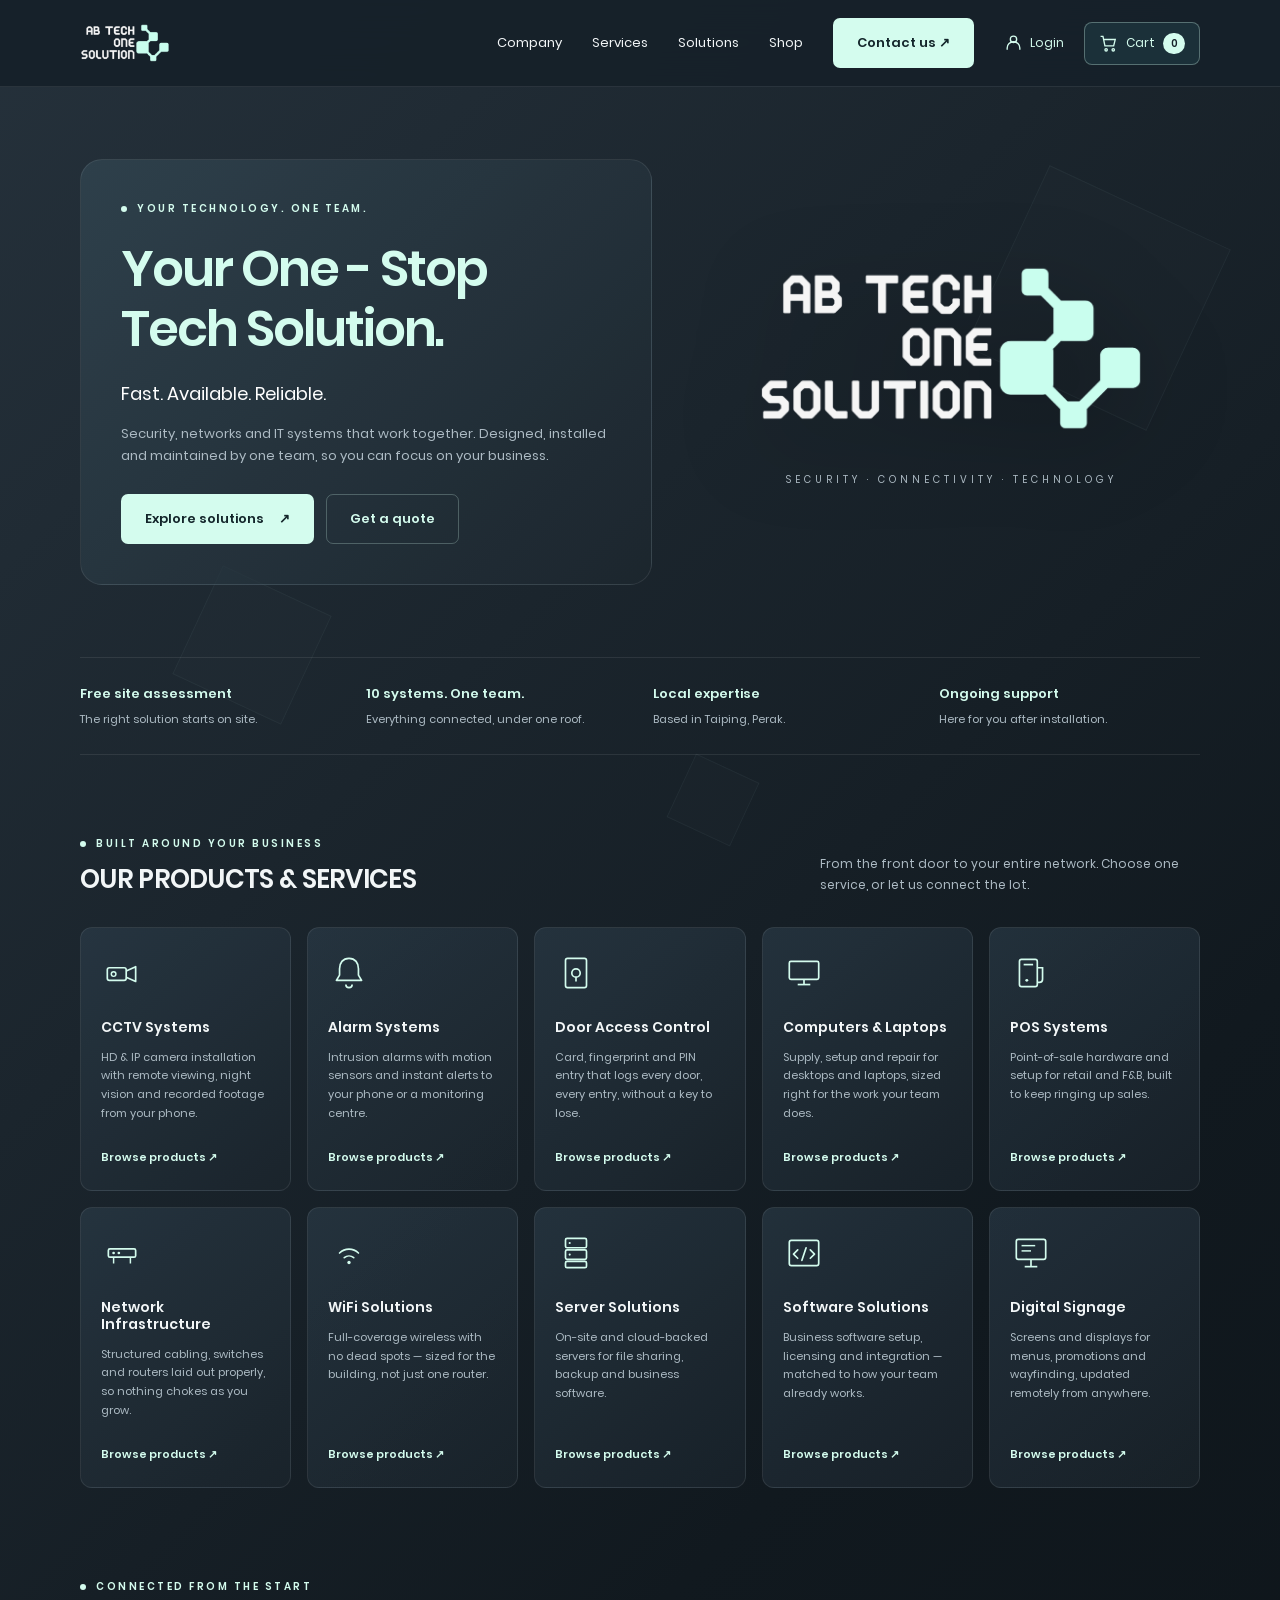
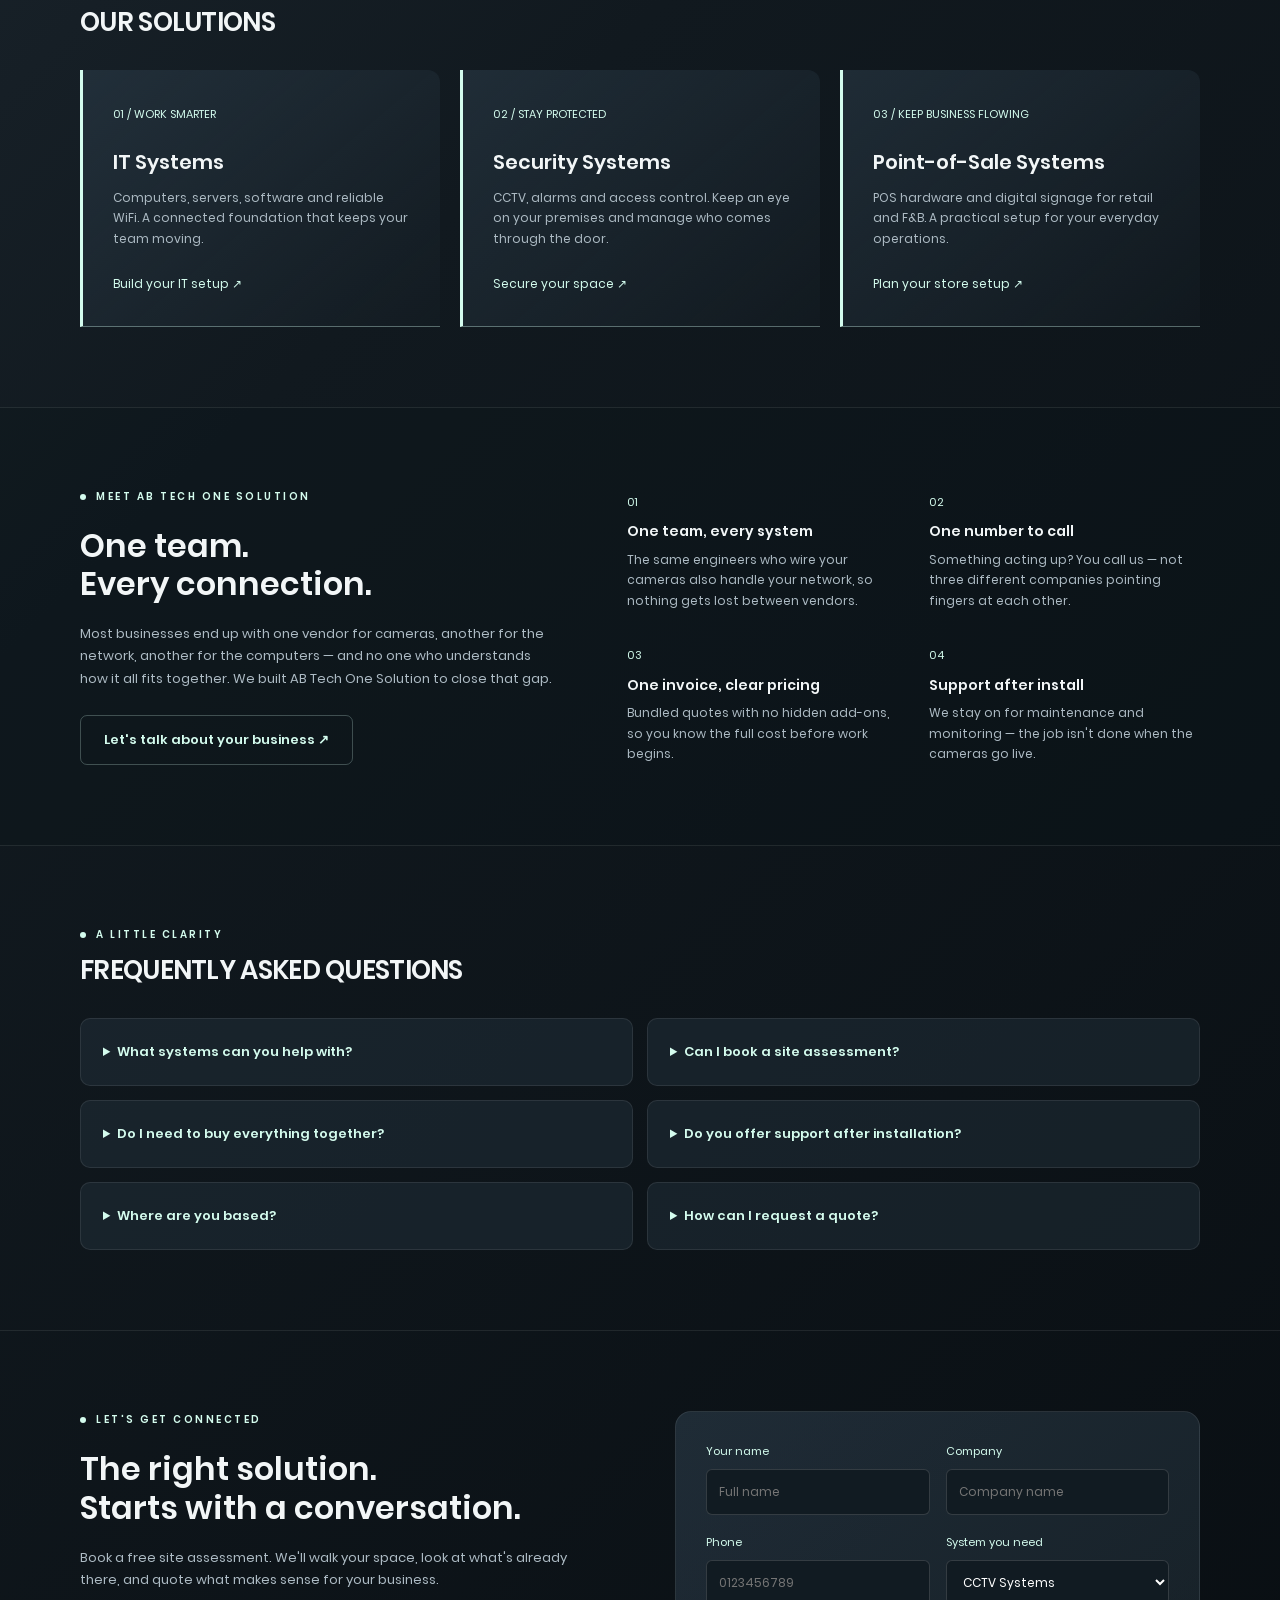
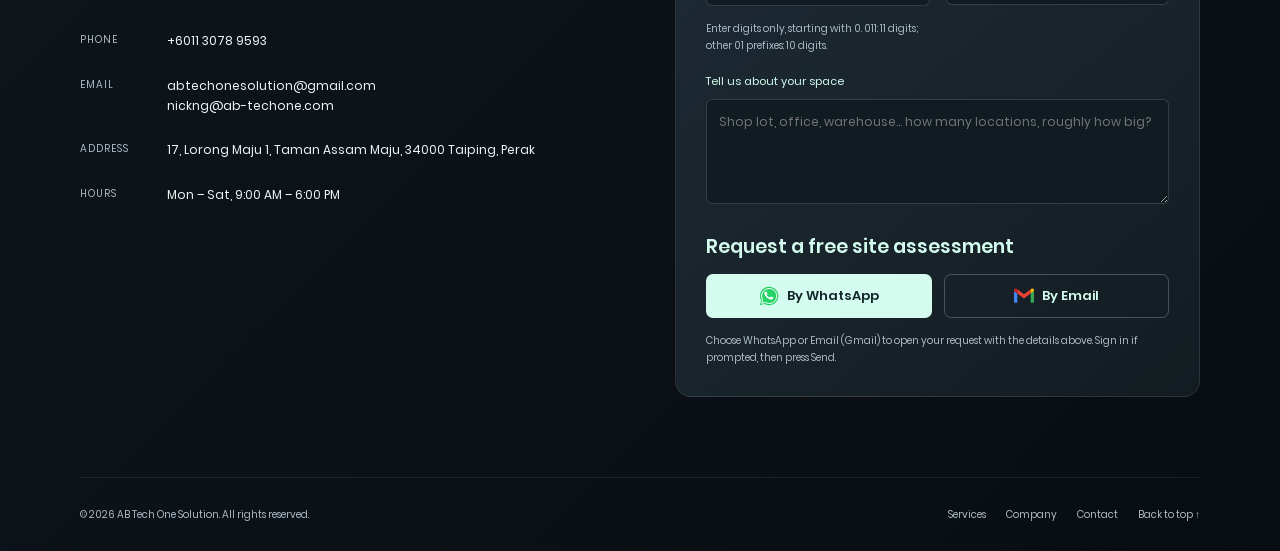
<file: index.html>
<!doctype html>
<html lang="en"><head><meta charset="utf-8"><meta name="viewport" content="width=device-width,initial-scale=1"><meta name="theme-color" content="#162129"><meta name="description" content="AB Tech One Solution in Taiping, Perak. CCTV, alarms, door access, computers, POS, networking and IT solutions. Request a free site assessment."><title>AB Tech One Solution | Security, Network & IT Systems</title><link rel="icon" type="image/svg+xml" href="assets/favicon.svg?v=brand-1"><link rel="icon" type="image/png" sizes="32x32" href="assets/favicon-32.png?v=brand-1"><link rel="apple-touch-icon" sizes="180x180" href="assets/apple-touch-icon.png?v=brand-1"><link rel="stylesheet" href="styles.css?v=equal-contact-buttons"><script defer src="app.js?v=home-back-1"></script><link rel="stylesheet" href="cart.css?v=cart-design-1"><script type="module" src="cart.js?v=product-id-rename-1"></script><script type="module" src="home-categories.js?v=no-category-labels-1"></script><link rel="stylesheet" href="service-enquiry.css?v=1"><script type="module" src="service-enquiry.js?v=1"></script></head>
<body id="top"><a class="skip" href="#main">Skip to content</a><div class="background" aria-hidden="true"><i></i><i></i><i></i></div>
<header class="header"><div class="wrap header-row"><a class="brand" href="#top" aria-label="AB Tech One Solution home"><img src="assets/logo-nav.png" width="540" height="255" alt=""></a><button class="menu" aria-expanded="false" aria-controls="navigation" aria-label="Toggle navigation">Menu</button><nav class="nav" id="navigation" aria-label="Main navigation"><a href="#why">Company</a><a href="#services">Services</a><a href="#solutions">Solutions</a><a href="catalogue.html">Shop</a><a class="button" href="#contact">Contact us ↗</a></nav><div class="customer-header-actions"><button type="button" class="customer-account-toggle" data-customer-account aria-label="Customer login or create account"><svg viewBox="0 0 24 24" fill="none" stroke="currentColor" stroke-width="1.7" aria-hidden="true"><circle cx="12" cy="8" r="4"/><path d="M4 21v-2a8 8 0 0 1 16 0v2"/></svg><span>Login</span></button><button type="button" class="cart-toggle" data-cart-open><svg viewBox="0 0 24 24" fill="none" stroke="currentColor" stroke-width="1.7" aria-hidden="true"><path d="M2 3h3l2.5 12h11l2-8H6"/><circle cx="9" cy="20" r="1.5"/><circle cx="18" cy="20" r="1.5"/></svg><span>Cart</span><span data-cart-count>0</span></button></div></div></header>
<main id="main"><div class="wrap"><section class="hero" aria-labelledby="hero-title"><div class="hero-copy"><span class="eyebrow">Your technology. One team.</span><h1 id="hero-title">Your One - Stop<br>Tech Solution.</h1><p class="tagline">Fast. Available. Reliable.</p><p>Security, networks and IT systems that work together. Designed, installed and maintained by one team, so you can focus on your business.</p><div class="actions"><a class="button" href="#services">Explore solutions <span aria-hidden="true">↗</span></a><a class="button secondary" href="#contact">Get a quote</a></div></div><div class="hero-art"><img src="assets/logo-hero.png" width="1600" height="755" alt="AB Tech One Solution"><p>Security · Connectivity · Technology</p></div></section>
<div class="trust"><div><strong>Free site assessment</strong><p>The right solution starts on site.</p></div><div><strong id="systems-count-heading">Systems. One team.</strong><p>Everything connected, under one roof.</p></div><div><strong>Local expertise</strong><p>Based in Taiping, Perak.</p></div><div><strong>Ongoing support</strong><p>Here for you after installation.</p></div></div>
<section id="services"><div class="section-heading"><div><span class="eyebrow">Built around your business</span><h2>OUR PRODUCTS & SERVICES</h2></div><p>From the front door to your entire network. Choose one service, or let us connect the lot.</p></div><div class="services-grid"><article class="service-card">
          <svg class="service-icon" viewBox="0 0 40 40" fill="none" xmlns="http://www.w3.org/2000/svg" aria-hidden="true">
            <rect x="6" y="15" width="18" height="12" rx="2" stroke="currentColor" stroke-width="1.6"/>
            <path d="M24 18l9-4v14l-9-4" stroke="currentColor" stroke-width="1.6" stroke-linejoin="round"/>
            <circle cx="12" cy="21" r="2.2" stroke="currentColor" stroke-width="1.4"/>
          </svg>
          <h3><a href="catalogue.html?category=CCTV%20Systems">CCTV Systems</a></h3>
          <p>HD &amp; IP camera installation with remote viewing, night vision and recorded footage from your phone.</p><a class="service-link" href="catalogue.html?category=CCTV%20Systems">Browse products <span aria-hidden="true">↗</span></a></article><article class="service-card">
          <svg class="service-icon" viewBox="0 0 40 40" fill="none" xmlns="http://www.w3.org/2000/svg" aria-hidden="true">
            <path d="M20 6c-6 0-9 4.5-9 10v6l-3 5h24l-3-5v-6c0-5.5-3-10-9-10z" stroke="currentColor" stroke-width="1.6" stroke-linejoin="round"/>
            <path d="M17 31a3 3 0 0 0 6 0" stroke="currentColor" stroke-width="1.6"/>
          </svg>
          <h3><a href="catalogue.html?category=Alarm%20Systems">Alarm Systems</a></h3>
          <p>Intrusion alarms with motion sensors and instant alerts to your phone or a monitoring centre.</p><a class="service-link" href="catalogue.html?category=Alarm%20Systems">Browse products <span aria-hidden="true">↗</span></a></article><article class="service-card">
          <svg class="service-icon" viewBox="0 0 40 40" fill="none" xmlns="http://www.w3.org/2000/svg" aria-hidden="true">
            <rect x="10" y="6" width="20" height="28" rx="2" stroke="currentColor" stroke-width="1.6"/>
            <circle cx="20" cy="20" r="4" stroke="currentColor" stroke-width="1.6"/>
            <line x1="20" y1="24" x2="20" y2="28" stroke="currentColor" stroke-width="1.6"/>
          </svg>
          <h3><a href="catalogue.html?category=Door%20Access%20Control">Door Access Control</a></h3>
          <p>Card, fingerprint and PIN entry that logs every door, every entry, without a key to lose.</p><a class="service-link" href="catalogue.html?category=Door%20Access%20Control">Browse products <span aria-hidden="true">↗</span></a></article><article class="service-card">
          <svg class="service-icon" viewBox="0 0 40 40" fill="none" xmlns="http://www.w3.org/2000/svg" aria-hidden="true">
            <rect x="6" y="9" width="28" height="17" rx="1.5" stroke="currentColor" stroke-width="1.6"/>
            <line x1="14" y1="31" x2="26" y2="31" stroke="currentColor" stroke-width="1.6"/>
            <line x1="20" y1="26" x2="20" y2="31" stroke="currentColor" stroke-width="1.6"/>
          </svg>
          <h3><a href="catalogue.html?category=Computers%20%26%20Laptops">Computers &amp; Laptops</a></h3>
          <p>Supply, setup and repair for desktops and laptops, sized right for the work your team does.</p><a class="service-link" href="catalogue.html?category=Computers%20%26%20Laptops">Browse products <span aria-hidden="true">↗</span></a></article><article class="service-card">
          <svg class="service-icon" viewBox="0 0 40 40" fill="none" xmlns="http://www.w3.org/2000/svg" aria-hidden="true">
            <rect x="9" y="7" width="17" height="26" rx="2" stroke="currentColor" stroke-width="1.6"/>
            <line x1="13" y1="12" x2="22" y2="12" stroke="currentColor" stroke-width="1.6"/>
            <path d="M26 15h5v11a3 3 0 0 1-3 3h-2" stroke="currentColor" stroke-width="1.6"/>
            <circle cx="16" cy="27" r="1.4" fill="currentColor"/>
          </svg>
          <h3><a href="catalogue.html?category=POS%20Systems">POS Systems</a></h3>
          <p>Point-of-sale hardware and setup for retail and F&amp;B, built to keep ringing up sales.</p><a class="service-link" href="catalogue.html?category=POS%20Systems">Browse products <span aria-hidden="true">↗</span></a></article><article class="service-card">
          <svg class="service-icon" viewBox="0 0 40 40" fill="none" xmlns="http://www.w3.org/2000/svg" aria-hidden="true">
            <rect x="7" y="16" width="26" height="8" rx="1.5" stroke="currentColor" stroke-width="1.6"/>
            <circle cx="12" cy="20" r="1.3" fill="currentColor"/>
            <circle cx="17" cy="20" r="1.3" fill="currentColor"/>
            <line x1="12" y1="24" x2="12" y2="30" stroke="currentColor" stroke-width="1.4"/>
            <line x1="28" y1="24" x2="28" y2="30" stroke="currentColor" stroke-width="1.4"/>
          </svg>
          <h3><a href="catalogue.html?category=Network%20Infrastructure">Network Infrastructure</a></h3>
          <p>Structured cabling, switches and routers laid out properly, so nothing chokes as you grow.</p><a class="service-link" href="catalogue.html?category=Network%20Infrastructure">Browse products <span aria-hidden="true">↗</span></a></article><article class="service-card">
          <svg class="service-icon" viewBox="0 0 40 40" fill="none" xmlns="http://www.w3.org/2000/svg" aria-hidden="true">
            <path d="M11 20a13 13 0 0 1 18 0" stroke="currentColor" stroke-width="1.6" stroke-linecap="round"/>
            <path d="M15.5 24.5a7 7 0 0 1 9 0" stroke="currentColor" stroke-width="1.6" stroke-linecap="round"/>
            <circle cx="20" cy="29" r="1.6" fill="currentColor"/>
          </svg>
          <h3><a href="catalogue.html?category=WiFi%20Solutions">WiFi Solutions</a></h3>
          <p>Full-coverage wireless with no dead spots — sized for the building, not just one router.</p><a class="service-link" href="catalogue.html?category=WiFi%20Solutions">Browse products <span aria-hidden="true">↗</span></a></article><article class="service-card">
          <svg class="service-icon" viewBox="0 0 40 40" fill="none" xmlns="http://www.w3.org/2000/svg" aria-hidden="true">
            <rect x="10" y="6" width="20" height="9" rx="1.5" stroke="currentColor" stroke-width="1.6"/>
            <rect x="10" y="17" width="20" height="9" rx="1.5" stroke="currentColor" stroke-width="1.6"/>
            <rect x="10" y="28" width="20" height="6" rx="1.5" stroke="currentColor" stroke-width="1.6"/>
            <circle cx="14" cy="10.5" r="1" fill="currentColor"/>
            <circle cx="14" cy="21.5" r="1" fill="currentColor"/>
          </svg>
          <h3><a href="catalogue.html?category=Server%20Solutions">Server Solutions</a></h3>
          <p>On-site and cloud-backed servers for file sharing, backup and business software.</p><a class="service-link" href="catalogue.html?category=Server%20Solutions">Browse products <span aria-hidden="true">↗</span></a></article><article class="service-card">
          <svg class="service-icon" viewBox="0 0 40 40" fill="none" xmlns="http://www.w3.org/2000/svg" aria-hidden="true">
            <rect x="6" y="8" width="28" height="24" rx="2" stroke="currentColor" stroke-width="1.6"/>
            <path d="M14 17l-4 4 4 4" stroke="currentColor" stroke-width="1.6" stroke-linecap="round" stroke-linejoin="round"/>
            <path d="M26 17l4 4-4 4" stroke="currentColor" stroke-width="1.6" stroke-linecap="round" stroke-linejoin="round"/>
            <line x1="22" y1="15" x2="18" y2="27" stroke="currentColor" stroke-width="1.6" stroke-linecap="round"/>
          </svg>
          <h3><a href="catalogue.html?category=Software%20Solutions">Software Solutions</a></h3>
          <p>Business software setup, licensing and integration — matched to how your team already works.</p><a class="service-link" href="catalogue.html?category=Software%20Solutions">Browse products <span aria-hidden="true">↗</span></a></article><article class="service-card">
          <svg class="service-icon" viewBox="0 0 40 40" fill="none" xmlns="http://www.w3.org/2000/svg" aria-hidden="true">
            <rect x="6" y="7" width="28" height="19" rx="2" stroke="currentColor" stroke-width="1.6"/>
            <line x1="14" y1="33" x2="26" y2="33" stroke="currentColor" stroke-width="1.6"/>
            <line x1="20" y1="26" x2="20" y2="33" stroke="currentColor" stroke-width="1.6"/>
            <line x1="11" y1="13" x2="24" y2="13" stroke="currentColor" stroke-width="1.4"/>
            <line x1="11" y1="18" x2="20" y2="18" stroke="currentColor" stroke-width="1.4"/>
          </svg>
          <h3><a href="catalogue.html?category=Digital%20Signage">Digital Signage</a></h3>
          <p>Screens and displays for menus, promotions and wayfinding, updated remotely from anywhere.</p><a class="service-link" href="catalogue.html?category=Digital%20Signage">Browse products <span aria-hidden="true">↗</span></a></article></div></section>
<section id="solutions" class="solutions"><div class="section-heading"><div><span class="eyebrow">Connected from the start</span><h2>OUR SOLUTIONS</h2></div></div><div class="solutions-grid"><article class="solution"><span>01 / WORK SMARTER</span><h3><a href="#contact" data-solution="it">IT Systems</a></h3><p>Computers, servers, software and reliable WiFi. A connected foundation that keeps your team moving.</p><a href="#contact" data-solution="it">Build your IT setup ↗</a></article><article class="solution"><span>02 / STAY PROTECTED</span><h3><a href="#contact" data-solution="security">Security Systems</a></h3><p>CCTV, alarms and access control. Keep an eye on your premises and manage who comes through the door.</p><a href="#contact" data-solution="security">Secure your space ↗</a></article><article class="solution"><span>03 / KEEP BUSINESS FLOWING</span><h3><a href="#contact" data-solution="pos">Point-of-Sale Systems</a></h3><p>POS hardware and digital signage for retail and F&B. A practical setup for your everyday operations.</p><a href="#contact" data-solution="pos">Plan your store setup ↗</a></article></div></section></div>
<section class="why" id="why"><div class="wrap why-grid"><div class="why-copy"><span class="eyebrow">Meet AB Tech One Solution</span><h2>One team.<br>Every connection.</h2><p>Most businesses end up with one vendor for cameras, another for the network, another for the computers — and no one who understands how it all fits together. We built AB Tech One Solution to close that gap.</p><a class="button secondary" style="margin-top:25px" href="#contact">Let's talk about your business ↗</a></div><div class="why-list">
        <div class="why-item">
          <span class="num mono">01</span>
          <h3>One team, every system</h3>
          <p>The same engineers who wire your cameras also handle your network, so nothing gets lost between vendors.</p>
        </div>
        <div class="why-item">
          <span class="num mono">02</span>
          <h3>One number to call</h3>
          <p>Something acting up? You call us — not three different companies pointing fingers at each other.</p>
        </div>
        <div class="why-item">
          <span class="num mono">03</span>
          <h3>One invoice, clear pricing</h3>
          <p>Bundled quotes with no hidden add-ons, so you know the full cost before work begins.</p>
        </div>
        <div class="why-item">
          <span class="num mono">04</span>
          <h3>Support after install</h3>
          <p>We stay on for maintenance and monitoring — the job isn't done when the cameras go live.</p>
        </div></div></div></section>
<div class="wrap"><section id="faq"><div class="section-heading"><div><span class="eyebrow">A little clarity</span><h2>FREQUENTLY ASKED QUESTIONS</h2></div></div><div class="faqs"><details><summary>What systems can you help with?</summary><p>We supply, install and maintain CCTV, alarms, access control, computers, POS systems, networks, WiFi, servers, software and digital signage.</p></details><details><summary>Can I book a site assessment?</summary><p>Yes. Contact us to arrange a free site assessment. We review your space and existing systems before recommending a solution.</p></details><details><summary>Do I need to buy everything together?</summary><p>No. Each service can be purchased on its own, or combined into a coordinated setup for your business.</p></details><details><summary>Do you offer support after installation?</summary><p>Yes. We provide maintenance and monitoring after installation. Get in touch to discuss support for your setup.</p></details><details><summary>Where are you based?</summary><p>We are at 17, Lorong Maju 1, Taman Assam Maju, 34000 Taiping, Perak. Call us to discuss a visit to your location.</p></details><details><summary>How can I request a quote?</summary><p>Call +6011 3078 9593, email us, or use the form below to request a free site assessment through WhatsApp. Tell us about your space and the systems you need.</p></details></div></section></div>
<section class="contact" id="contact"><div class="wrap contact-inner"><div class="contact-info"><span class="eyebrow">Let's get connected</span><h2>The right solution.<br>Starts with a conversation.</h2><p>Book a free site assessment. We'll walk your space, look at what's already there, and quote what makes sense for your business.</p><div class="contact-detail">
          <div><span class="label mono">PHONE</span><a href="tel:+601130789593">+6011 3078 9593</a></div>
          <div><span class="label mono">EMAIL</span>
            <span class="lines">
              <a href="mailto:abtechonesolution@gmail.com">abtechonesolution@gmail.com</a>
              <a href="mailto:nickng@ab-techone.com">nickng@ab-techone.com</a>
            </span>
          </div>
          <div><span class="label mono">ADDRESS</span>
            <a href="https://www.google.com/maps/search/?api=1&query=17+Lorong+Maju+1+Taman+Assam+Maju+34000+Taiping+Perak" target="_blank" rel="noopener">
              17, Lorong Maju 1, Taman Assam Maju, 34000 Taiping, Perak
            </a>
          </div>
          <div><span class="label mono">HOURS</span><span>Mon – Sat, 9:00 AM – 6:00 PM</span></div></div></div><form class="contact-form" action="https://wa.me/601130789593" method="get"><div class="form-row two">
          <div class="field">
            <label for="name">Your name</label>
            <input id="name" name="name" type="text" placeholder="Full name" required>
          </div>
          <div class="field">
            <label for="company">Company</label>
            <input id="company" name="company" type="text" placeholder="Company name" required pattern=".*\S.*" title="Enter your company name.">
          </div>
        </div>
        <div class="form-row two">
          <div class="field">
            <label for="phone">Phone</label>
            <input id="phone" name="phone" type="tel" placeholder="0123456789" required maxlength="11" pattern="[0-9]{10,11}" inputmode="numeric" autocomplete="tel" aria-describedby="phone-help">
            <p class="form-note" id="phone-help">Enter digits only, starting with 0. 011: 11 digits; other 01 prefixes: 10 digits.</p>
          </div>
          <div class="field">
            <label for="service">System you need</label>
            <select id="service" name="service"><option>CCTV Systems</option><option>Alarm Systems</option><option>Door Access Control</option><option>Computers &amp; Laptops</option><option>POS Systems</option><option>Network Infrastructure</option><option>WiFi Solutions</option><option>Server Solutions</option><option>Software Solutions</option><option>Digital Signage</option><option>Not sure yet</option></select>
          </div>
        </div>
        <div class="form-row">
          <div class="field">
            <label for="message">Tell us about your space</label>
            <textarea id="message" name="message" placeholder="Shop lot, office, warehouse... how many locations, roughly how big?"></textarea>
          </div>
        </div>
        <h3 class="assessment-title">Request a free site assessment</h3>
        <div class="assessment-actions">
          <button class="button form-submit" type="submit" name="channel" value="whatsapp"><svg width="20" height="20" class="contact-channel-icon" viewBox="0 0 24 24" aria-hidden="true"><path fill="#25d366" d="M12 1a11 11 0 0 0-9.5 16.5L1 23l5.7-1.5A11 11 0 1 0 12 1Z"/><path fill="none" stroke="#fff" stroke-width="1.2" d="M12 3a9 9 0 0 0-7.8 13.5L3.2 20.8l4.4-1.1A9 9 0 1 0 12 3Z"/><path fill="#fff" d="m8.5 6.7-1 .1c-.5.1-1.1.9-1.1 1.8 0 2.3 3.2 5.9 6.6 7.3 1.8.8 3.7.3 4.1-1.1l.2-1-2.8-1.3-.8 1c-.3.3-.5.3-.9.1-1.3-.6-2.6-1.7-3.3-2.9-.2-.4-.2-.6 0-.8l.8-.9Z"/></svg>By WhatsApp</button>
          <button class="button secondary form-submit" type="submit" name="channel" value="email"><svg width="20" height="20" class="contact-channel-icon" viewBox="0 0 24 20" aria-hidden="true"><path fill="#4285f4" d="M0 4v14h4V7Z"/><path fill="#34a853" d="M20 7v11h4V4Z"/><path fill="#ea4335" d="m4 2 8 6 8-6v5l-8 6-8-6Z"/><path fill="#c5221f" d="M0 4V3a2 2 0 0 1 3.2-1.6L4 2v5Z"/><path fill="#fbbc04" d="m20 2 .8-.6A2 2 0 0 1 24 3v1l-4 3Z"/></svg>By Email</button>
        </div>
        <p class="form-note" id="form-status" role="status">Choose WhatsApp or Email (Gmail) to open your request with the details above. Sign in if prompted, then press Send.</p><noscript><p class="form-note">Please email <a href="mailto:abtechonesolution@gmail.com">abtechonesolution@gmail.com</a> or call +6011 3078 9593.</p></noscript>
      </form></div></section></main>
<footer><div class="wrap footer-row"><span>© <span id="year">2026</span> AB Tech One Solution. All rights reserved.</span><div class="footer-links"><a href="#services">Services</a><a href="#why">Company</a><a href="#contact">Contact</a><a href="#top">Back to top ↑</a></div></div></footer></body></html>
</file>
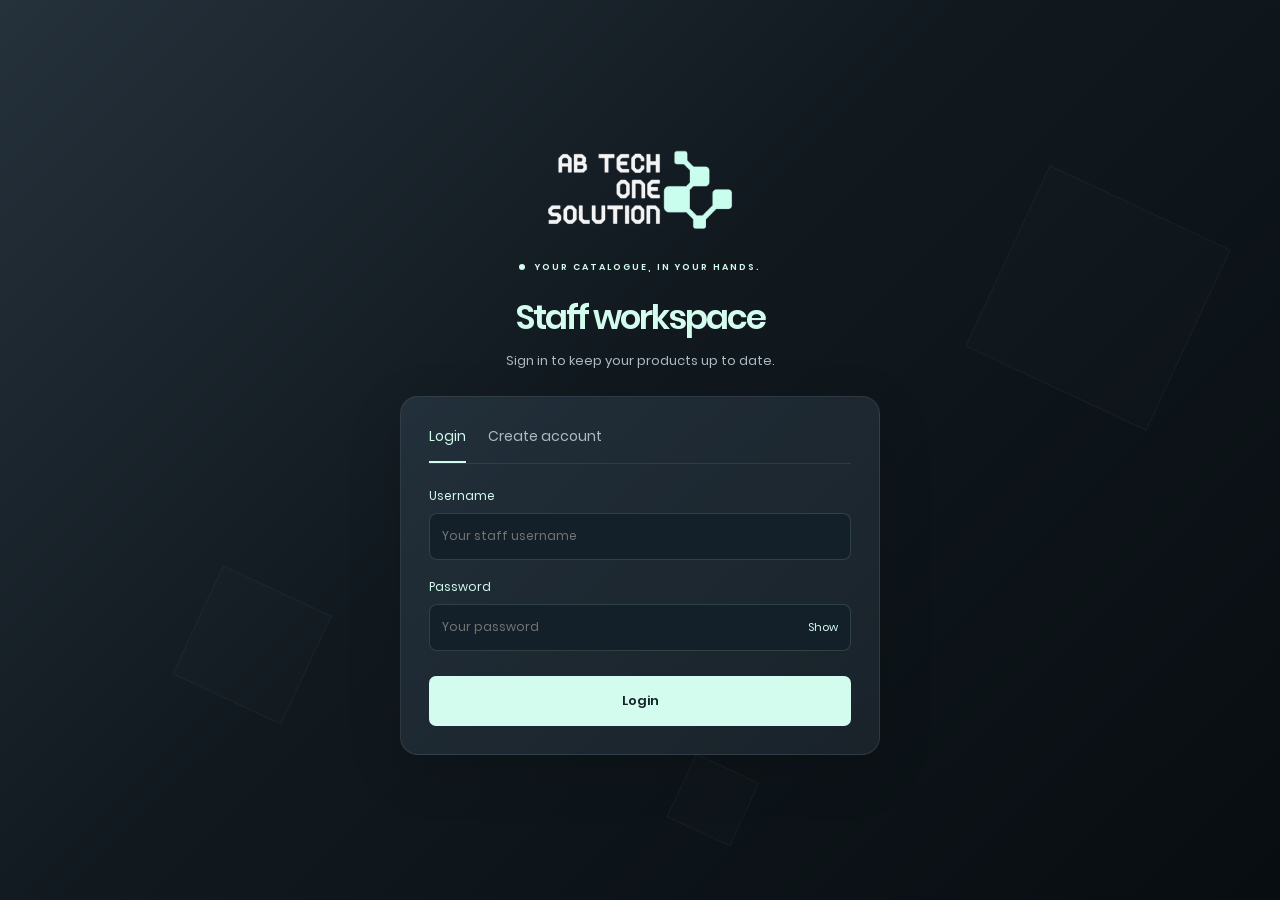
<file: admin/index.html>
<!doctype html>
<html lang="en"><head><meta charset="utf-8"><meta name="viewport" content="width=device-width,initial-scale=1"><meta name="robots" content="noindex,nofollow"><title>Staff Workspace | AB Tech One Solution</title><link rel="icon" type="image/svg+xml" href="../assets/favicon.svg?v=brand-1"><link rel="icon" type="image/png" sizes="32x32" href="../assets/favicon-32.png?v=brand-1"><link rel="apple-touch-icon" sizes="180x180" href="../assets/apple-touch-icon.png?v=brand-1"><link rel="stylesheet" href="../styles.css"><link rel="stylesheet" href="admin.css?v=category-order-1"><script>
// Staff authentication is hosted on the production Cloudflare site.
if (location.origin === 'https://johernlim.github.io' && location.pathname.startsWith('/AB-Tech-One-Solution/admin/')) {
  location.replace('https://ab-tech-one-solution.pages.dev/admin/' + location.search + location.hash);
}
</script><script type="module" src="staff.js?v=excel-delete-1"></script></head>
<body><div class="background" aria-hidden="true"><i></i><i></i><i></i></div>
<main id="admin-home" class="login-shell">
<header class="login-brand"><img src="../assets/logo-nav.png" width="540" height="255" alt="AB Tech One Solution"><span class="eyebrow">Your catalogue, in your hands.</span><h1>Staff workspace</h1><p>Sign in to keep your products up to date.</p></header>
<section class="login-panel" aria-label="Staff account">
<div class="account-tabs" role="tablist" aria-label="Account options"><button id="login-tab" role="tab" aria-selected="true" aria-controls="login-form">Login</button><button id="register-tab" role="tab" aria-selected="false" aria-controls="register-form" tabindex="-1">Create account</button></div>
<form id="login-form" role="tabpanel" aria-labelledby="login-tab"><label for="login-username">Username</label><input id="login-username" name="username" autocomplete="username" minlength="3" maxlength="24" pattern="[A-Za-z0-9][A-Za-z0-9_]{2,23}" required placeholder="Your staff username"><label for="login-password">Password</label><div class="password-input"><input id="login-password" name="password" type="password" autocomplete="current-password" minlength="8" maxlength="128" required placeholder="Your password"><button type="button" class="show-password" data-for="login-password" aria-label="Show password" aria-pressed="false">Show</button></div><button id="staff-login" class="button account-submit">Login</button></form>
<form id="register-form" role="tabpanel" aria-labelledby="register-tab" hidden><p class="form-intro">Have an invitation from the owner? Create your staff account.</p><label for="register-username">Username</label><input id="register-username" name="username" autocomplete="username" minlength="3" maxlength="24" pattern="[A-Za-z0-9][A-Za-z0-9_]{2,23}" required placeholder="Choose a unique username" aria-describedby="username-help"><p id="username-help" class="field-help">3–24 letters, numbers or underscores. Usernames ignore letter case.</p><label for="register-password">Password</label><div class="password-input"><input id="register-password" name="password" type="password" autocomplete="new-password" minlength="8" maxlength="128" required placeholder="At least 8 characters, a number and a symbol" aria-describedby="password-help"><button type="button" class="show-password" data-for="register-password" aria-label="Show password" aria-pressed="false">Show</button></div><p id="password-help" class="field-help">Use 8–128 characters, including at least one number and one special symbol, such as !.</p><label for="confirm-password">Confirm password</label><input id="confirm-password" name="confirmPassword" type="password" autocomplete="new-password" minlength="8" maxlength="128" required placeholder="Enter your password again"><label for="invitation-code">Invitation code</label><input id="invitation-code" name="invitation" type="password" autocomplete="off" maxlength="200" required placeholder="Code provided by the owner"><button id="staff-register" class="button account-submit">Create account</button><p class="field-help">Account creation requires an invitation code from the owner.</p></form>
<p id="account-message" class="account-message" role="status" aria-live="polite"></p><p id="staff-setup-status" class="field-help" role="status" hidden></p>
</section>
</main>
<main id="staff-workspace" class="staff-shell" hidden><header class="staff-header"><a href="../catalogue.html"><img src="../assets/logo-nav.png" width="540" height="255" alt="AB Tech One Solution"></a><div><h1>Staff workspace</h1><p id="signed-in-as"></p></div><button id="staff-logout" class="button secondary">Log out</button></header><div class="staff-layout"><aside class="staff-category-sidebar"><details id="staff-category-menu"><summary>Categories<span class="category-chevron" aria-hidden="true">▾</span></summary><div class="category-management"><button type="button" id="add-staff-category" class="button secondary">Add category +</button></div><nav id="staff-categories" aria-label="Product categories"></nav></details><button type="button" id="staff-pwp-open" class="button secondary" aria-pressed="false">PWP offers</button></aside><section class="staff-content"><div class="staff-content-heading"><div><span class="eyebrow">Product catalogue</span><h2 id="staff-category-title"></h2></div><div class="category-product-actions"><button type="button" id="edit-staff-category" class="button secondary">Edit category</button><button id="add-staff-product" class="button">Add product +</button></div></div><p id="staff-workspace-message" role="status" class="account-message"></p><div id="staff-products" class="staff-products"></div></section></div></main>
<dialog id="staff-product-dialog" class="staff-product-dialog" aria-labelledby="staff-product-title"><form id="staff-product-form"><div class="staff-content-heading"><h2 id="staff-product-title">Edit product</h2><button type="button" id="close-staff-product" aria-label="Close product editor">×</button></div><p id="product-category-note" class="field-help"></p><div class="product-fields"><label>Product ID<input name="id" pattern="[a-z0-9]+(-[a-z0-9]+)*" required maxlength="80"><small>Unique within this category. Use lowercase letters, numbers and hyphens. Changing an existing ID also updates saved carts and promotion references.</small></label><label>Product name<input name="name" required maxlength="200"></label><label>Model Number<input name="description" required maxlength="200" placeholder="Enter the product model number"></label><label>Price display<select name="price_mode"><option value="fixed">Fixed price</option><option value="from">From this price</option><option value="quote">Request a quote</option></select></label><label>Price (RM)<input name="price" type="number" min="0" max="10000000" step="0.01" required></label><input type="hidden" name="image"><div class="full-field product-photo-preview"><img id="staff-main-preview" alt="Main product photo preview" hidden></div><label class="full-field">Upload main photo<input id="staff-photo" type="file" accept="image/png,image/jpeg,image/webp"><small>JPG, PNG or WebP, smaller than 1 MB.</small></label><label class="full-field">Specifications (one per line)<textarea name="specifications"></textarea></label><label>Installation note<input name="installation" required maxlength="5000"></label><label>Availability<input name="availability" required maxlength="5000"></label><label class="checkbox-field"><input name="published" type="checkbox">Visible in catalogue</label><label class="checkbox-field"><input name="new_arrival" type="checkbox">New Arrival</label></div><p id="staff-product-message" role="status" class="account-message"></p><div class="product-form-actions"><button class="button" id="publish-staff-product">Save &amp; publish</button><button type="button" class="button secondary" id="cancel-staff-product">Cancel</button></div></form></dialog>
<dialog id="staff-category-dialog" class="staff-product-dialog" aria-labelledby="staff-category-dialog-title"><form id="staff-category-form"><div class="staff-content-heading"><h2 id="staff-category-dialog-title">Add category</h2><button type="button" id="close-staff-category" aria-label="Close category form">×</button></div><div class="product-fields"><label class="full-field">Category name<input id="category-name" name="name" required minlength="2" maxlength="80" placeholder="For example, Smart Home"></label><label class="full-field">Category ID<input id="category-slug" name="slug" required pattern="[a-z0-9]+(-[a-z0-9]+)*" maxlength="64" placeholder="smart-home"><small>Unique lowercase ID. This stays fixed after creation.</small></label><label class="full-field">Description<textarea name="description" required maxlength="500" placeholder="A short description for the homepage and catalogue."></textarea></label><label class="full-field">Icon<select name="icon"><option value="network">Network / General</option><option value="cctv">Camera</option><option value="alarm">Alarm</option><option value="door-access">Access control</option><option value="computers">Computer</option><option value="pos">Point of sale</option><option value="wifi">WiFi</option><option value="servers">Server</option><option value="software">Software</option><option value="signage">Display</option></select></label></div><p id="staff-category-message" role="status" class="account-message"></p><div class="product-form-actions"><button class="button" id="publish-staff-category">Add &amp; publish</button><button type="button" class="button secondary" id="cancel-staff-category">Cancel</button><button type="button" class="button secondary category-delete" id="remove-staff-category" hidden>Remove category</button></div><p class="field-help">The category appears on the homepage and catalogue after deployment.</p></form></dialog></body></html>
</file>
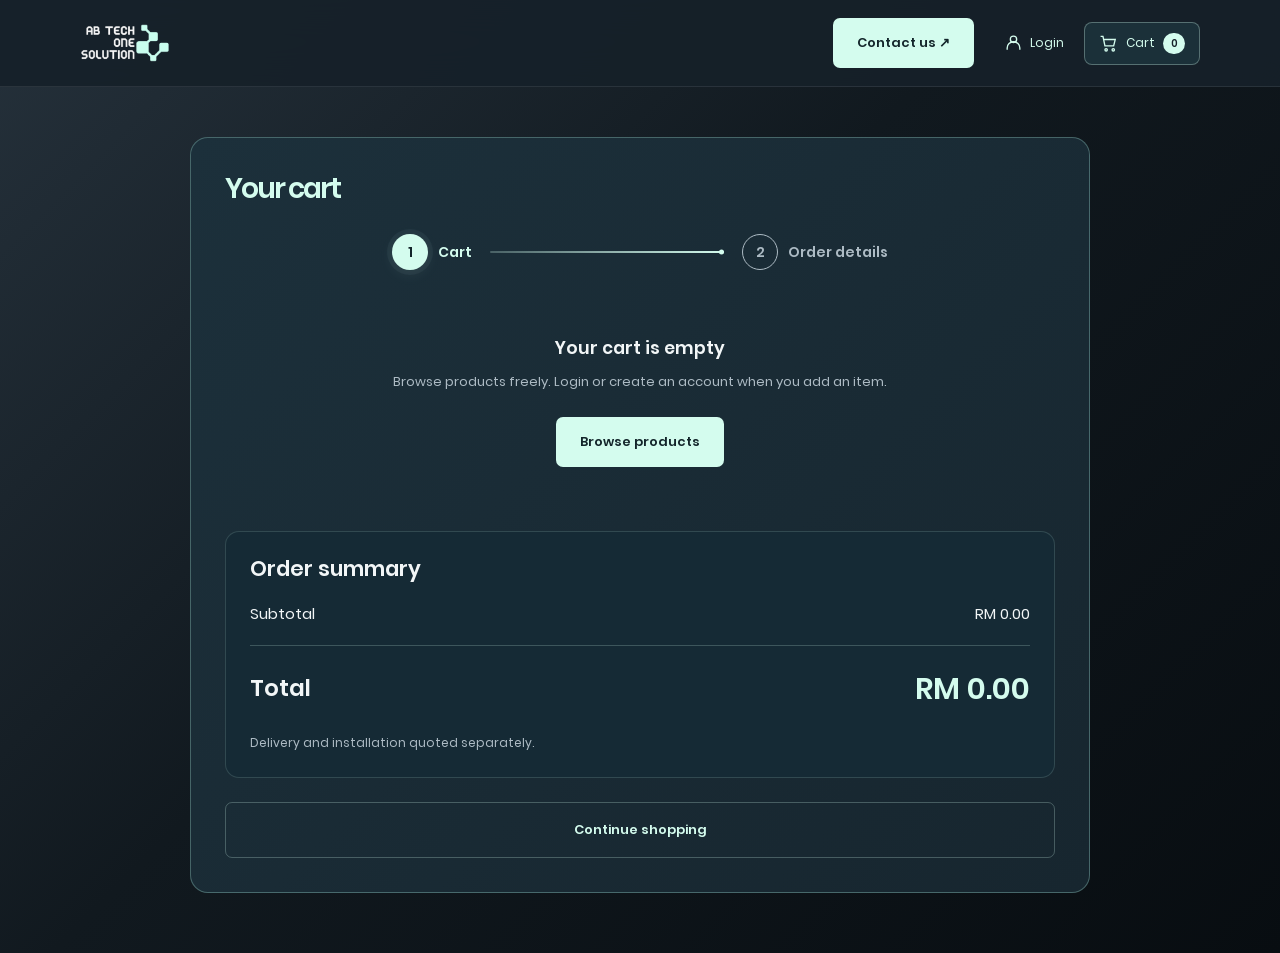
<file: cart.html>
<!doctype html>
<html lang="en">
<head><meta charset="utf-8"><meta name="viewport" content="width=device-width,initial-scale=1"><meta name="theme-color" content="#162129"><meta name="description" content="Explore security, networking and IT products from AB Tech One Solution."><title>Shopping Cart | AB Tech One Solution</title><link rel="icon" type="image/svg+xml" href="assets/favicon.svg?v=brand-1"><link rel="icon" type="image/png" sizes="32x32" href="assets/favicon-32.png?v=brand-1"><link rel="apple-touch-icon" sizes="180x180" href="assets/apple-touch-icon.png?v=brand-1"><link rel="stylesheet" href="styles.css"><link rel="stylesheet" href="catalogue.css?v=promotion-prices-1"><script type="module" src="cart.js?v=product-id-rename-1"></script><link rel="stylesheet" href="cart.css?v=cart-design-1"></head>
<body><a class="skip" href="#main">Skip to content</a>
<header class="header"><div class="wrap header-row"><a class="brand" href="index.html" aria-label="AB Tech One Solution home"><img src="assets/logo-nav.png" width="540" height="255" alt=""></a><nav class="catalogue-nav" aria-label="Main navigation"><a class="button" href="index.html#contact">Contact us ↗</a></nav><div class="customer-header-actions"><button type="button" class="customer-account-toggle" data-customer-account aria-label="Customer login or create account"><svg viewBox="0 0 24 24" fill="none" stroke="currentColor" stroke-width="1.7" aria-hidden="true"><circle cx="12" cy="8" r="4"/><path d="M4 21v-2a8 8 0 0 1 16 0v2"/></svg><span>Login</span></button><button type="button" class="cart-toggle" data-cart-open><svg viewBox="0 0 24 24" fill="none" stroke="currentColor" stroke-width="1.7" aria-hidden="true"><path d="M2 3h3l2.5 12h11l2-8H6"/><circle cx="9" cy="20" r="1.5"/><circle cx="18" cy="20" r="1.5"/></svg><span>Cart</span><span data-cart-count>0</span></button></div></div></header>
<main id="main" class="wrap cart-page-main"><section data-cart-page aria-label="Shopping cart"></section></main>
</body></html>
</file>
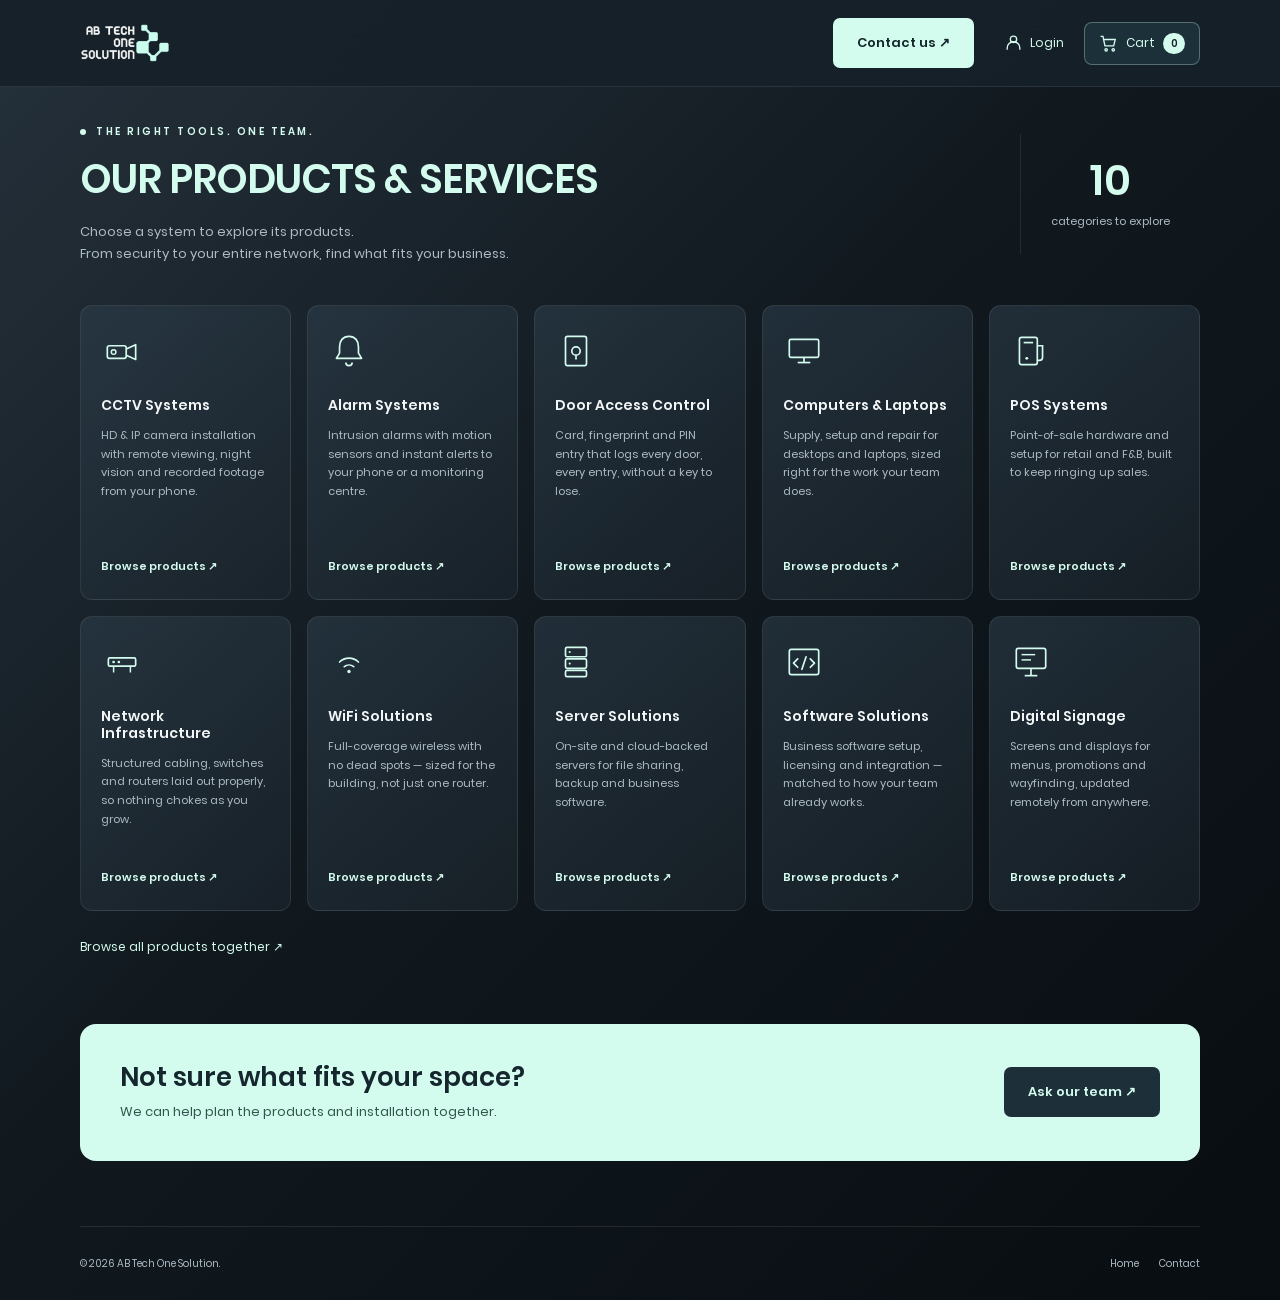
<file: catalogue.html>
<!doctype html>
<html lang="en">
<head><script>if(!document.documentElement.dataset.serverCatalogue&&(new URLSearchParams(location.search).has('category')||new URLSearchParams(location.search).get('view')==='all'))document.documentElement.classList.add('product-route');</script><style>.product-route #category-landing{display:none}.product-route .catalogue-heading{visibility:hidden}</style><meta charset="utf-8"><meta name="viewport" content="width=device-width,initial-scale=1"><meta name="theme-color" content="#162129"><meta name="description" content="Explore security, networking and IT products from AB Tech One Solution."><title>Product Catalogue | AB Tech One Solution</title><link rel="icon" type="image/svg+xml" href="assets/favicon.svg?v=brand-1"><link rel="icon" type="image/png" sizes="32x32" href="assets/favicon-32.png?v=brand-1"><link rel="apple-touch-icon" sizes="180x180" href="assets/apple-touch-icon.png?v=brand-1"><link rel="stylesheet" href="styles.css"><link rel="stylesheet" href="catalogue.css?v=pagination-1"><script type="module" src="catalogue.js?v=product-id-rename-1"></script><link rel="stylesheet" href="cart.css?v=cart-design-1"></head>
<body><a class="skip" href="#main">Skip to content</a>
<header class="header"><div class="wrap header-row"><a class="brand" href="index.html" aria-label="AB Tech One Solution home"><img src="assets/logo-nav.png" width="540" height="255" alt=""></a><nav class="catalogue-nav" aria-label="Main navigation"><a class="button" href="index.html#contact">Contact us ↗</a></nav><div class="customer-header-actions"><button type="button" class="customer-account-toggle" data-customer-account aria-label="Customer login or create account"><svg viewBox="0 0 24 24" fill="none" stroke="currentColor" stroke-width="1.7" aria-hidden="true"><circle cx="12" cy="8" r="4"/><path d="M4 21v-2a8 8 0 0 1 16 0v2"/></svg><span>Login</span></button><button type="button" class="cart-toggle" data-cart-open><svg viewBox="0 0 24 24" fill="none" stroke="currentColor" stroke-width="1.7" aria-hidden="true"><path d="M2 3h3l2.5 12h11l2-8H6"/><circle cx="9" cy="20" r="1.5"/><circle cx="18" cy="20" r="1.5"/></svg><span>Cart</span><span data-cart-count>0</span></button></div></div></header>
<main id="main" class="wrap catalogue-main">
  <a id="category-home-back" class="button secondary category-home-back" href="index.html?return=services" hidden>← Back to home</a>

  <div class="catalogue-heading"><div><span class="eyebrow">The right tools. One team.</span><h1 id="catalogue-page-title">OUR PRODUCTS &amp; SERVICES</h1><p id="catalogue-page-description">Choose a system to explore its products.<br>From security to your entire network, find what fits your business.</p></div><div class="catalogue-count"><strong id="total-count">10</strong><span id="count-label">categories to explore</span></div></div>
  <div id="category-landing"><div class="services-grid catalogue-categories"><article class="service-card">
          <svg class="service-icon" viewBox="0 0 40 40" fill="none" xmlns="http://www.w3.org/2000/svg" aria-hidden="true">
            <rect x="6" y="15" width="18" height="12" rx="2" stroke="currentColor" stroke-width="1.6"/>
            <path d="M24 18l9-4v14l-9-4" stroke="currentColor" stroke-width="1.6" stroke-linejoin="round"/>
            <circle cx="12" cy="21" r="2.2" stroke="currentColor" stroke-width="1.4"/>
          </svg>
          <h3><a href="catalogue.html?category=CCTV%20Systems">CCTV Systems</a></h3>
          <p>HD &amp; IP camera installation with remote viewing, night vision and recorded footage from your phone.</p><a class="service-link" href="catalogue.html?category=CCTV%20Systems">Browse products <span aria-hidden="true">↗</span></a></article><article class="service-card">
          <svg class="service-icon" viewBox="0 0 40 40" fill="none" xmlns="http://www.w3.org/2000/svg" aria-hidden="true">
            <path d="M20 6c-6 0-9 4.5-9 10v6l-3 5h24l-3-5v-6c0-5.5-3-10-9-10z" stroke="currentColor" stroke-width="1.6" stroke-linejoin="round"/>
            <path d="M17 31a3 3 0 0 0 6 0" stroke="currentColor" stroke-width="1.6"/>
          </svg>
          <h3><a href="catalogue.html?category=Alarm%20Systems">Alarm Systems</a></h3>
          <p>Intrusion alarms with motion sensors and instant alerts to your phone or a monitoring centre.</p><a class="service-link" href="catalogue.html?category=Alarm%20Systems">Browse products <span aria-hidden="true">↗</span></a></article><article class="service-card">
          <svg class="service-icon" viewBox="0 0 40 40" fill="none" xmlns="http://www.w3.org/2000/svg" aria-hidden="true">
            <rect x="10" y="6" width="20" height="28" rx="2" stroke="currentColor" stroke-width="1.6"/>
            <circle cx="20" cy="20" r="4" stroke="currentColor" stroke-width="1.6"/>
            <line x1="20" y1="24" x2="20" y2="28" stroke="currentColor" stroke-width="1.6"/>
          </svg>
          <h3><a href="catalogue.html?category=Door%20Access%20Control">Door Access Control</a></h3>
          <p>Card, fingerprint and PIN entry that logs every door, every entry, without a key to lose.</p><a class="service-link" href="catalogue.html?category=Door%20Access%20Control">Browse products <span aria-hidden="true">↗</span></a></article><article class="service-card">
          <svg class="service-icon" viewBox="0 0 40 40" fill="none" xmlns="http://www.w3.org/2000/svg" aria-hidden="true">
            <rect x="6" y="9" width="28" height="17" rx="1.5" stroke="currentColor" stroke-width="1.6"/>
            <line x1="14" y1="31" x2="26" y2="31" stroke="currentColor" stroke-width="1.6"/>
            <line x1="20" y1="26" x2="20" y2="31" stroke="currentColor" stroke-width="1.6"/>
          </svg>
          <h3><a href="catalogue.html?category=Computers%20%26%20Laptops">Computers &amp; Laptops</a></h3>
          <p>Supply, setup and repair for desktops and laptops, sized right for the work your team does.</p><a class="service-link" href="catalogue.html?category=Computers%20%26%20Laptops">Browse products <span aria-hidden="true">↗</span></a></article><article class="service-card">
          <svg class="service-icon" viewBox="0 0 40 40" fill="none" xmlns="http://www.w3.org/2000/svg" aria-hidden="true">
            <rect x="9" y="7" width="17" height="26" rx="2" stroke="currentColor" stroke-width="1.6"/>
            <line x1="13" y1="12" x2="22" y2="12" stroke="currentColor" stroke-width="1.6"/>
            <path d="M26 15h5v11a3 3 0 0 1-3 3h-2" stroke="currentColor" stroke-width="1.6"/>
            <circle cx="16" cy="27" r="1.4" fill="currentColor"/>
          </svg>
          <h3><a href="catalogue.html?category=POS%20Systems">POS Systems</a></h3>
          <p>Point-of-sale hardware and setup for retail and F&amp;B, built to keep ringing up sales.</p><a class="service-link" href="catalogue.html?category=POS%20Systems">Browse products <span aria-hidden="true">↗</span></a></article><article class="service-card">
          <svg class="service-icon" viewBox="0 0 40 40" fill="none" xmlns="http://www.w3.org/2000/svg" aria-hidden="true">
            <rect x="7" y="16" width="26" height="8" rx="1.5" stroke="currentColor" stroke-width="1.6"/>
            <circle cx="12" cy="20" r="1.3" fill="currentColor"/>
            <circle cx="17" cy="20" r="1.3" fill="currentColor"/>
            <line x1="12" y1="24" x2="12" y2="30" stroke="currentColor" stroke-width="1.4"/>
            <line x1="28" y1="24" x2="28" y2="30" stroke="currentColor" stroke-width="1.4"/>
          </svg>
          <h3><a href="catalogue.html?category=Network%20Infrastructure">Network Infrastructure</a></h3>
          <p>Structured cabling, switches and routers laid out properly, so nothing chokes as you grow.</p><a class="service-link" href="catalogue.html?category=Network%20Infrastructure">Browse products <span aria-hidden="true">↗</span></a></article><article class="service-card">
          <svg class="service-icon" viewBox="0 0 40 40" fill="none" xmlns="http://www.w3.org/2000/svg" aria-hidden="true">
            <path d="M11 20a13 13 0 0 1 18 0" stroke="currentColor" stroke-width="1.6" stroke-linecap="round"/>
            <path d="M15.5 24.5a7 7 0 0 1 9 0" stroke="currentColor" stroke-width="1.6" stroke-linecap="round"/>
            <circle cx="20" cy="29" r="1.6" fill="currentColor"/>
          </svg>
          <h3><a href="catalogue.html?category=WiFi%20Solutions">WiFi Solutions</a></h3>
          <p>Full-coverage wireless with no dead spots — sized for the building, not just one router.</p><a class="service-link" href="catalogue.html?category=WiFi%20Solutions">Browse products <span aria-hidden="true">↗</span></a></article><article class="service-card">
          <svg class="service-icon" viewBox="0 0 40 40" fill="none" xmlns="http://www.w3.org/2000/svg" aria-hidden="true">
            <rect x="10" y="6" width="20" height="9" rx="1.5" stroke="currentColor" stroke-width="1.6"/>
            <rect x="10" y="17" width="20" height="9" rx="1.5" stroke="currentColor" stroke-width="1.6"/>
            <rect x="10" y="28" width="20" height="6" rx="1.5" stroke="currentColor" stroke-width="1.6"/>
            <circle cx="14" cy="10.5" r="1" fill="currentColor"/>
            <circle cx="14" cy="21.5" r="1" fill="currentColor"/>
          </svg>
          <h3><a href="catalogue.html?category=Server%20Solutions">Server Solutions</a></h3>
          <p>On-site and cloud-backed servers for file sharing, backup and business software.</p><a class="service-link" href="catalogue.html?category=Server%20Solutions">Browse products <span aria-hidden="true">↗</span></a></article><article class="service-card">
          <svg class="service-icon" viewBox="0 0 40 40" fill="none" xmlns="http://www.w3.org/2000/svg" aria-hidden="true">
            <rect x="6" y="8" width="28" height="24" rx="2" stroke="currentColor" stroke-width="1.6"/>
            <path d="M14 17l-4 4 4 4" stroke="currentColor" stroke-width="1.6" stroke-linecap="round" stroke-linejoin="round"/>
            <path d="M26 17l4 4-4 4" stroke="currentColor" stroke-width="1.6" stroke-linecap="round" stroke-linejoin="round"/>
            <line x1="22" y1="15" x2="18" y2="27" stroke="currentColor" stroke-width="1.6" stroke-linecap="round"/>
          </svg>
          <h3><a href="catalogue.html?category=Software%20Solutions">Software Solutions</a></h3>
          <p>Business software setup, licensing and integration — matched to how your team already works.</p><a class="service-link" href="catalogue.html?category=Software%20Solutions">Browse products <span aria-hidden="true">↗</span></a></article><article class="service-card">
          <svg class="service-icon" viewBox="0 0 40 40" fill="none" xmlns="http://www.w3.org/2000/svg" aria-hidden="true">
            <rect x="6" y="7" width="28" height="19" rx="2" stroke="currentColor" stroke-width="1.6"/>
            <line x1="14" y1="33" x2="26" y2="33" stroke="currentColor" stroke-width="1.6"/>
            <line x1="20" y1="26" x2="20" y2="33" stroke="currentColor" stroke-width="1.6"/>
            <line x1="11" y1="13" x2="24" y2="13" stroke="currentColor" stroke-width="1.4"/>
            <line x1="11" y1="18" x2="20" y2="18" stroke="currentColor" stroke-width="1.4"/>
          </svg>
          <h3><a href="catalogue.html?category=Digital%20Signage">Digital Signage</a></h3>
          <p>Screens and displays for menus, promotions and wayfinding, updated remotely from anywhere.</p><a class="service-link" href="catalogue.html?category=Digital%20Signage">Browse products <span aria-hidden="true">↗</span></a></article></div><a class="all-products-link" href="catalogue.html?view=all">Browse all products together ↗</a></div>
  <div id="product-browser" hidden>
  <div class="catalogue-tools"><label class="search-field"><span>Search products</span><input id="search" type="search" placeholder="Try camera, WiFi or laptop…"></label><label class="sort-field"><span>Sort by</span><select id="sort"><option value="featured">Featured</option><option value="price-low">Price: low to high</option><option value="price-high">Price: high to low</option><option value="name">Name: A to Z</option></select></label></div>
  <nav id="category-filters" class="category-filters" aria-label="Product categories"></nav>
  <div class="results-heading"><h2 id="category-title">All products</h2><p id="result-count" role="status" aria-live="polite">Loading products…</p></div>
  <div id="products" class="products-grid" aria-busy="true"></div><nav id="product-pagination" class="product-pagination" aria-label="Product pages" hidden></nav>
  <div id="empty-state" class="empty-state" hidden><h2>No products found</h2><p>Try another search or browse all categories.</p><button class="button secondary" id="reset-filters">Clear filters</button></div>
  <div id="load-error" class="empty-state" hidden><h2>The catalogue could not load.</h2><p>Please refresh, or contact us for product information.</p><a class="button" href="index.html#contact">Contact our team ↗</a></div>
  </div>
  <script>
  // Set the requested view before asynchronous modules or data can delay it.
  if(document.documentElement.classList.contains('product-route')){
    const requested=new URLSearchParams(location.search).get('category')||'All products';
    document.getElementById('category-home-back').hidden=!new URLSearchParams(location.search).has('category');
    document.getElementById('category-landing').hidden=true;
    document.getElementById('product-browser').hidden=false;
    document.getElementById('catalogue-page-title').textContent=requested;
    document.getElementById('category-title').textContent=requested;
    document.getElementById('catalogue-page-description').textContent='Loading products…';
    document.getElementById('total-count').textContent='…';
    document.getElementById('count-label').textContent='products to explore';
    document.querySelector('.sort-field').hidden=new URLSearchParams(location.search).has('category');
    document.documentElement.classList.remove('product-route');
  }
  </script>
  <noscript><p class="sample-notice">Enable JavaScript to search, view product details and use the cart, or <a href="index.html#contact">contact our team</a>.</p></noscript>
  <div class="quote-banner"><div><h2>Not sure what fits your space?</h2><p>We can help plan the products and installation together.</p></div><a id="category-enquiry" class="button" href="index.html#contact">Ask our team ↗</a></div>
</main>
<dialog id="product-dialog" class="product-dialog" aria-labelledby="detail-name"><button id="close-dialog" class="dialog-close" aria-label="Close product details">×</button><div class="detail-layout"><div class="detail-image"><img id="detail-image" src="assets/products/cctv.svg" alt="" width="640" height="440"><div id="detail-gallery" class="detail-gallery"></div></div><div class="detail-copy"><span class="eyebrow" id="detail-category"></span><span class="sample-badge" id="detail-example">New Arrival</span><h2 id="detail-name"></h2><p class="detail-price" id="detail-price"></p><p id="detail-description"></p><ul id="detail-specs"></ul><p class="installation-note" id="detail-installation"></p><p class="availability" id="detail-availability"></p><p class="example-detail" id="detail-example-note">Illustrative product and price only. Contact us to confirm actual models, pricing and availability.</p><div class="actions"><button type="button" class="button" id="detail-add-cart">Add to cart</button><a class="button secondary" id="detail-enquire" href="mailto:abtechonesolution@gmail.com">Enquire by email ↗</a><a class="button secondary" href="tel:+601130789593">Call our team</a></div></div></div></dialog>
<footer><div class="wrap footer-row"><span>© <span id="year">2026</span> AB Tech One Solution.</span><div class="footer-links"><a href="index.html">Home</a><a href="index.html#contact">Contact</a></div></div></footer>
</body></html>
</file>
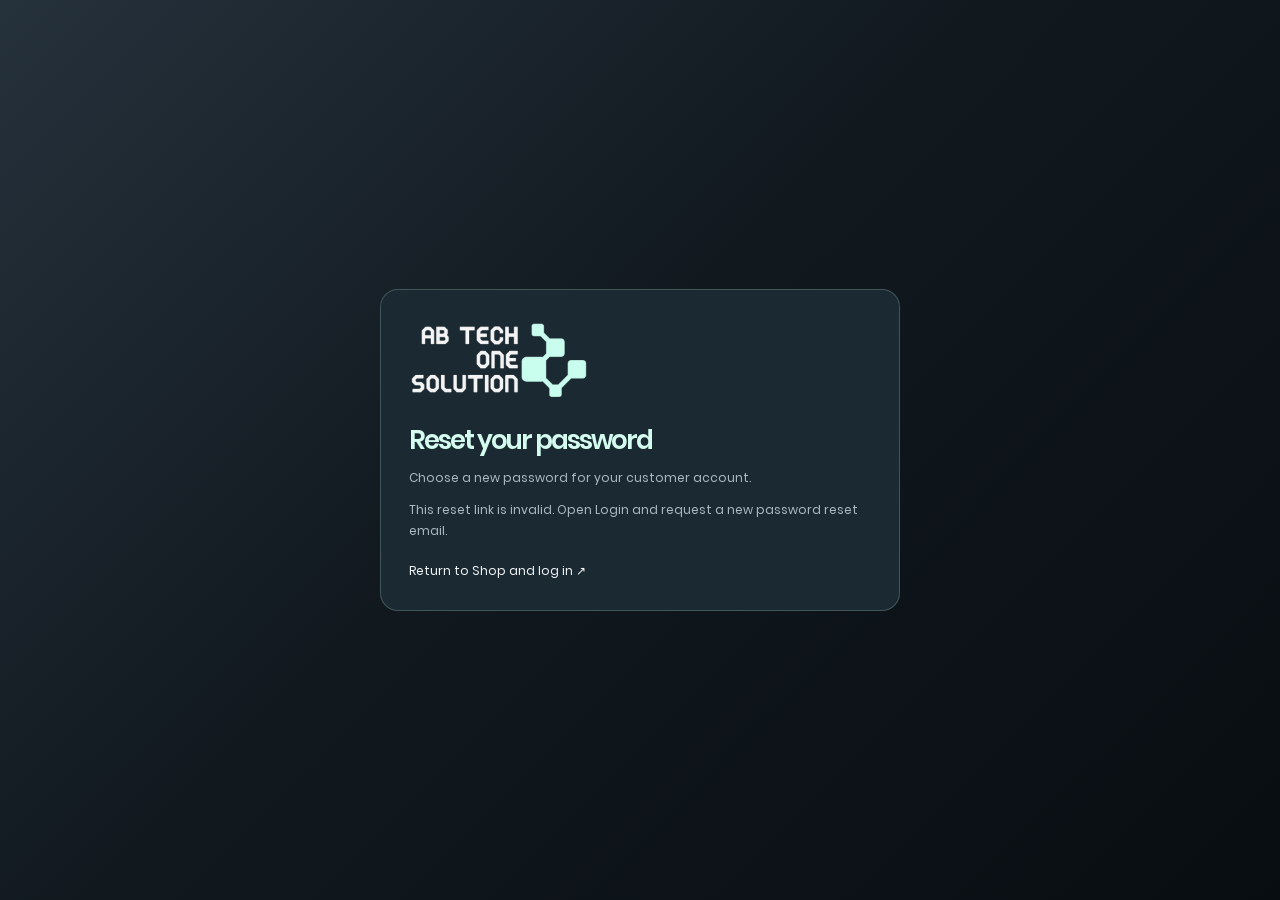
<file: reset-password.html>
<!doctype html>
<html lang="en"><head><meta charset="utf-8"><meta name="viewport" content="width=device-width,initial-scale=1"><meta name="referrer" content="no-referrer"><meta name="robots" content="noindex"><title>Reset Password | AB Tech One Solution</title><link rel="icon" type="image/svg+xml" href="assets/favicon.svg?v=brand-1"><link rel="stylesheet" href="styles.css"><link rel="stylesheet" href="cart.css?v=gmail-profile-1"><script type="module" src="reset-password.js"></script></head><body class="reset-password-page"><main class="customer-dialog reset-password-card"><a href="index.html" aria-label="AB Tech One Solution home"><img src="assets/logo-nav.png" width="180" alt="AB Tech One Solution"></a><h1>Reset your password</h1><p>Choose a new password for your customer account.</p><form id="reset-password-form"><label>New password<input type="password" name="password" autocomplete="new-password" required minlength="8" maxlength="128"></label><p class="customer-help">Use 8–128 characters, including a number and a special symbol.</p><label>Confirm password<input type="password" name="confirmPassword" autocomplete="new-password" required minlength="8" maxlength="128"></label><button class="button customer-submit">Save new password</button></form><p id="reset-message" role="status" aria-live="polite"></p><a class="reset-login-link" href="catalogue.html">Return to Shop and log in ↗</a></main></body></html>
</file>
<file: styles.css>
@font-face{font-family:Poppins;src:url('assets/poppins-regular.ttf') format('truetype');font-weight:400;font-display:swap}
@font-face{font-family:Poppins;src:url('assets/poppins-semibold.ttf') format('truetype');font-weight:600 800;font-display:swap}
:root{color-scheme:dark;--mint:#d4fcee;--muted:#adbbc4;--line:#ffffff16;--panel:#263640;--bg:#11191f}
*{box-sizing:border-box}html{scroll-behavior:smooth;scroll-padding-top:100px}body{margin:0;background:linear-gradient(135deg,#25313b 0%,#11191f 45%,#080d11 100%);color:#f2f6f7;font:15px/1.7 Poppins,Arial,sans-serif}a{color:inherit;text-decoration:none}button,input,textarea,select{font:inherit}button,a,input,textarea,select,summary{-webkit-tap-highlight-color:transparent}a:focus-visible,button:focus-visible,input:focus-visible,select:focus-visible,textarea:focus-visible,summary:focus-visible{outline:3px solid var(--mint);outline-offset:5px}img,svg{max-width:100%;display:block}h1,h2,h3,p{margin:0}h1,h2,h3{line-height:1.2}p{color:var(--muted)}.wrap{width:min(1120px,calc(100% - 48px));margin:auto}.skip{position:fixed;top:-100px;z-index:100;background:var(--mint);color:var(--bg);padding:12px}.skip:focus{top:8px}.background{position:fixed;inset:0;overflow:hidden;pointer-events:none;z-index:-1}.background i{position:absolute;width:120px;height:120px;border:1px solid #d4fcee0b;background:#d4fcee03;left:15%;top:65%;transform:rotate(25deg);animation:float 18s ease-in-out infinite}.background i:nth-child(2){left:78%;top:22%;width:200px;height:200px;animation-delay:-8s}.background i:nth-child(3){left:53%;top:85%;width:70px;height:70px;animation-delay:-4s}@keyframes float{50%{transform:translateY(-65px) rotate(65deg)}}
.header{position:sticky;top:0;z-index:20;background:#162129ed;backdrop-filter:blur(18px);border-bottom:1px solid var(--line)}.header-row{height:86px;display:flex;align-items:center;justify-content:space-between;gap:24px}.brand{display:flex;align-items:center;gap:12px;font-size:13px;font-weight:600;line-height:1.4}.brand img{width:90px;height:auto;flex-shrink:0;object-fit:contain}.brand small{display:block;color:var(--muted);font-size:10px;letter-spacing:2px;font-weight:400}.nav{display:flex;gap:30px;align-items:center;font-size:13px}.nav a:hover{color:var(--mint)}.button{display:inline-flex;align-items:center;justify-content:center;gap:15px;border:1px solid transparent;border-radius:7px;background:var(--mint);color:#13252a;padding:13px 23px;font-weight:600;font-size:13px;cursor:pointer;transition:transform .2s,background .2s}.button:hover{background:#a9ebd4;transform:translateY(-2px)}.button.secondary{background:transparent;color:var(--mint);border-color:#d4fcee40}.menu{display:none}.hero{display:grid;grid-template-columns:1.15fr 1fr;align-items:center;gap:50px;min-height:570px;padding:70px 0}.hero-copy{padding:40px;border:1px solid var(--line);border-radius:22px;background:linear-gradient(135deg,#344955aa,#1d272faa)}.eyebrow{display:block;color:var(--mint);text-transform:uppercase;letter-spacing:2.5px;font-size:10px;font-weight:600;margin-bottom:22px}.eyebrow::before{content:'';display:inline-block;width:6px;height:6px;border-radius:50%;background:var(--mint);margin-right:10px}h1{font-size:clamp(34px,4vw,50px);letter-spacing:-2px;color:var(--mint)}.tagline{font-size:18px;color:#fff;margin-top:20px}.hero-copy>p:not(.tagline){margin-top:14px;font-size:13px}.actions{display:flex;flex-wrap:wrap;gap:12px;margin-top:27px}.hero-art{text-align:center}.hero-art img{width:390px;height:auto;margin:auto;filter:drop-shadow(0 20px 45px #0005)}.hero-art p{font-size:10px;letter-spacing:4px;margin-top:30px;text-transform:uppercase}.trust{display:grid;grid-template-columns:repeat(4,1fr);border-block:1px solid var(--line);padding:25px 0;gap:25px}.trust strong{display:block;font-size:13px;color:var(--mint)}.trust p{font-size:11px;margin-top:5px}section{padding:80px 0}.section-heading{display:flex;justify-content:space-between;align-items:end;gap:30px;margin-bottom:32px}.section-heading h2{font-size:26px;letter-spacing:-.7px}.section-heading p{max-width:380px;font-size:12px}.section-heading .eyebrow{margin-bottom:12px}.services-grid{display:grid;grid-template-columns:repeat(5,1fr);gap:16px}.service-card{position:relative;padding:24px 20px;display:flex;flex-direction:column;align-items:start;border:1px solid var(--line);border-radius:12px;background:linear-gradient(140deg,#2e404e90,#1d272f90);transition:transform .2s,border-color .2s;min-width:0}.service-card:hover{transform:translateY(-5px);border-color:#d4fcee60}.service-icon{width:42px;height:42px;color:var(--mint);margin-bottom:25px}.service-card h3{font-size:14px;margin-bottom:12px}.service-card p{font-size:11px;margin-bottom:25px}.service-link{margin-top:auto;font-size:11px;font-weight:600;color:var(--mint)}.solutions{padding-top:10px}.solutions-grid{display:grid;grid-template-columns:repeat(3,1fr);gap:20px}.solution{padding:30px;border-left:3px solid var(--mint);border-bottom:1px solid #d4fcee55;background:linear-gradient(140deg,#2e404e80,#1d272f30);border-radius:0 12px 0 0}.solution span{font-size:11px;color:var(--mint)}.solution h3{font-size:20px;margin:24px 0 14px}.solution p{font-size:12px}.solution a{display:inline-block;font-size:12px;color:var(--mint);margin-top:25px}.why{border-block:1px solid var(--line);background:#0b141a40}.why-grid{display:grid;grid-template-columns:1fr 1.2fr;gap:70px}.why h2{font-size:32px}.why-copy>p{margin-top:20px;font-size:13px}.why-list{display:grid;grid-template-columns:1fr 1fr;gap:30px}.why-item .num{font-size:11px;color:var(--mint)}.why-item h3{font-size:14px;margin:10px 0}.why-item p{font-size:12px}.faqs{display:grid;grid-template-columns:1fr 1fr;gap:14px;align-items:start}details{background:#26364070;border:1px solid var(--line);border-radius:10px;padding:22px}summary{cursor:pointer;font-size:13px;font-weight:600;color:var(--mint)}details p{font-size:12px;margin-top:16px}.quote-banner{margin-top:65px;padding:38px 40px;border-radius:16px;background:var(--mint);color:#15262e;display:flex;align-items:center;justify-content:space-between;gap:30px}.quote-banner h2{font-size:26px}.quote-banner p{color:#34554f;font-size:13px;margin-top:8px}.quote-banner .button{background:#1d303a;color:var(--mint);flex-shrink:0}.contact{border-top:1px solid var(--line)}.contact-inner{display:grid;grid-template-columns:1fr 1fr;gap:70px}.contact h2{font-size:32px}.contact-info>p{font-size:13px;margin:20px 0 28px}.contact-detail>div{display:grid;grid-template-columns:72px 1fr;gap:15px;font-size:12px;padding:12px 0}.label{font-size:10px;color:var(--muted);letter-spacing:1px}.lines a{display:block}.contact-detail a{overflow-wrap:anywhere}.contact-detail a:hover{text-decoration:underline;color:var(--mint)}.contact-form{padding:30px;background:linear-gradient(140deg,#2e404e90,#1d272f90);border:1px solid var(--line);border-radius:16px}.form-row{display:grid;gap:16px;margin-bottom:18px}.form-row.two{grid-template-columns:1fr 1fr}.field label{display:block;font-size:11px;margin-bottom:8px;color:var(--mint)}input,select,textarea{width:100%;min-width:0;border:1px solid #ffffff25;border-radius:6px;background:#111b22;color:#fff;padding:12px;font-size:12px}textarea{min-height:105px;resize:vertical}.form-submit{width:100%}.form-note{font-size:10px;margin-top:14px}.footer-row{display:flex;justify-content:space-between;gap:20px;align-items:center;padding:28px 0;border-top:1px solid var(--line);font-size:10px;color:var(--muted)}.footer-links{display:flex;gap:20px}
@media(min-width:1400px){.hero{min-height:630px}}@media(max-width:1000px){.services-grid{grid-template-columns:repeat(3,1fr)}.hero{gap:25px}.hero-copy{padding:28px}.nav{gap:18px}.contact-inner,.why-grid{gap:35px}}
@media(max-width:720px){.wrap{width:calc(100% - 36px)}.header-row{height:72px}.brand img{width:70px}.menu{display:block;background:none;border:1px solid #ffffff30;color:var(--mint);padding:8px 12px;border-radius:6px}.nav{display:none;position:absolute;top:72px;left:0;right:0;padding:24px;background:#17242d;border-bottom:1px solid var(--line);flex-direction:column;align-items:stretch}.nav.open{display:flex}.hero{grid-template-columns:1fr;padding:35px 0;gap:30px;min-height:auto}.hero-art{grid-row:1}.hero-art img{width:200px}.hero-art p{display:none}.hero-copy{padding:30px 25px}h1{font-size:38px}.trust{grid-template-columns:1fr 1fr;gap:22px}.services-grid{grid-template-columns:1fr 1fr;gap:12px}.service-card{padding:20px 16px}.section-heading{display:block}.section-heading p{margin-top:15px}.solutions-grid,.why-grid,.contact-inner,.faqs{grid-template-columns:1fr}.solutions-grid{gap:16px}.solution{padding:24px}.solution h3{margin-top:15px}.why-list{gap:24px}section{padding:55px 0}.quote-banner{padding:28px;display:block}.quote-banner .button{margin-top:22px}.contact-form{padding:24px}.footer-row{align-items:start;flex-direction:column}}
@media(max-width:380px){.form-row.two,.why-list{grid-template-columns:1fr}h1{font-size:32px}.brand{font-size:11px}.services-grid{grid-template-columns:1fr}}
@media(prefers-reduced-motion:reduce){html{scroll-behavior:auto}*,*::before,*::after{animation:none!important;transition:none!important}}

.assessment-title{font-size:19px;color:var(--mint);margin:24px 0 16px}.assessment-actions{display:grid;grid-template-columns:repeat(2,minmax(0,1fr));gap:12px}.assessment-actions .button{width:100%;min-height:44px;padding:10px 16px;gap:8px;white-space:nowrap}.assessment-actions .contact-channel-icon{display:block;width:20px;height:20px;flex:0 0 20px}
</file>
<file: cart.css>
.cart-toggle{display:inline-flex;align-items:center;gap:8px;border:1px solid #d4fcee50;border-radius:8px;background:#1b3039;color:var(--mint);padding:10px 14px;font:inherit;font-size:12px;cursor:pointer;white-space:nowrap}.cart-toggle svg{width:19px;height:19px}.cart-toggle [data-cart-count]{background:var(--mint);color:#162129;border-radius:20px;min-width:22px;padding:2px 5px;text-align:center;font-size:10px;font-weight:600}.cart-dialog{width:min(760px,calc(100% - 28px));max-height:90vh;max-height:90dvh;overflow:auto;padding:30px;border:1px solid #d4fcee35;border-radius:18px;background:#1b2932;color:#f2f6f7}.cart-dialog::backdrop{background:#050b10cc;backdrop-filter:blur(5px)}body:has(.cart-dialog[open]){overflow:hidden}.cart-heading{display:flex;align-items:center;justify-content:space-between;gap:20px}.cart-heading h2{font-size:28px;margin-top:8px}.cart-close{background:none;border:0;font-size:30px;color:var(--mint);cursor:pointer}.cart-status{font-size:12px;margin-top:12px}.cart-status:empty{display:none}.cart-item{display:flex;gap:18px;align-items:center;padding:22px 0;border-bottom:1px solid var(--line)}.cart-item>img{width:85px;height:85px;object-fit:contain;border-radius:10px;background:#13232d}.cart-item-copy{flex:1;min-width:0}.cart-item h3{font-size:15px;overflow-wrap:anywhere}.cart-item p{font-size:12px;margin:6px 0}.cart-item .product-category{display:block;font-size:9px;color:var(--muted)}.cart-item .sample-badge{display:inline-block;font-size:9px;color:var(--mint);margin-top:5px}.cart-quantity{display:flex;align-items:center;margin-top:12px;gap:0}.cart-quantity button,.cart-quantity input{height:34px;border:1px solid #d4fcee35;border-radius:0;background:#13232d;color:var(--mint);text-align:center}.cart-quantity button{width:32px;font-size:18px;cursor:pointer}.cart-quantity input{width:58px;padding:4px;font-size:12px}.cart-quantity button:first-child{border-radius:6px 0 0 6px}.cart-quantity button:last-child{border-radius:0 6px 6px 0}.cart-quantity button:disabled{opacity:.4;cursor:default}.cart-item-end{text-align:right;display:flex;flex-direction:column;align-items:end;gap:14px}.cart-item-end strong{font-size:14px;color:var(--mint)}.cart-remove,.cart-clear{border:0;background:none;color:#ffc6b5;cursor:pointer;font-size:12px}.cart-summary{margin:24px 0;padding:20px;border:1px solid #d4fcee25;border-radius:10px;background:#13232d}.cart-summary>div{display:flex;justify-content:space-between;gap:12px;align-items:center}.cart-summary strong{font-size:26px;color:var(--mint)}.cart-summary p{font-size:11px;margin-top:10px}.cart-price-note:empty{display:none}.cart-actions{display:flex;align-items:center;justify-content:space-between;gap:16px}.cart-empty{text-align:center;padding:40px 0}.cart-empty p{margin:12px 0 24px;font-size:13px}.cart-toast{position:fixed;bottom:24px;left:50%;transform:translateX(-50%);z-index:10001;background:var(--mint);color:#162129;border-radius:10px;padding:14px 20px;font-size:12px;box-shadow:0 8px 30px #0006;max-width:calc(100% - 32px);width:max-content;pointer-events:none;opacity:0;transition:opacity .15s}.cart-toast.visible{opacity:1}.product-add-cart{margin-top:18px;width:100%;justify-content:center}.product-add-cart:disabled{opacity:.6}.header-row>.cart-toggle{margin-left:auto;margin-right:18px}@media(max-width:600px){.cart-dialog{padding:22px 18px}.cart-item{gap:12px;align-items:start;flex-wrap:wrap}.cart-item>img{width:60px;height:60px}.cart-item-copy{flex-basis:calc(100% - 80px)}.cart-item-end{flex-direction:row;align-items:center;justify-content:space-between;width:100%;padding-left:72px}.cart-summary strong{font-size:22px}.cart-heading h2{font-size:24px}.cart-toggle{padding:8px 10px}.header-row>.cart-toggle{margin-right:10px}.catalogue-nav{gap:10px}}
@media(min-width:721px) and (max-width:1100px){.header-row{gap:14px}.header-row>.cart-toggle{margin-right:0}.header-row .brand span{display:none}.header-row .nav{gap:14px;font-size:12px}.header-row .nav .button{padding:11px 14px;font-size:12px}}
@media(max-width:720px){.header-row{gap:10px}.header-row>.cart-toggle{margin-right:0}.header-row .brand span{display:none}}
@media(min-width:721px) and (max-width:850px){.header-row .nav{gap:10px;font-size:11px}.header-row .nav .button{padding:10px;font-size:11px}.header-row .brand img{width:75px}}
.customer-header-actions{display:flex;align-items:center;gap:14px;flex-shrink:0}.header-row>.nav,.header-row>.catalogue-nav{margin-left:auto}.customer-account-toggle{display:inline-flex;align-items:center;gap:7px;background:none;border:0;color:var(--mint);font:inherit;font-size:12px;cursor:pointer;max-width:150px}.customer-account-toggle svg{width:19px;height:19px;flex-shrink:0}.customer-account-toggle span{overflow:hidden;text-overflow:ellipsis;white-space:nowrap}.customer-dialog{width:min(450px,calc(100% - 28px));max-height:90dvh;overflow:auto;padding:28px;border:1px solid #d4fcee35;border-radius:18px;background:#1b2932;color:#f2f6f7}.customer-dialog::backdrop{background:#050b10cc;backdrop-filter:blur(5px)}body:has(.customer-dialog[open]){overflow:hidden}.customer-dialog h2{font-size:24px}.customer-dialog>p{font-size:12px;margin-top:16px}.customer-tabs{display:flex;gap:24px;border-bottom:1px solid var(--line);margin:24px 0 18px}.customer-tabs button{border:0;border-bottom:2px solid transparent;background:none;color:var(--muted);font:inherit;font-size:13px;padding:0 0 12px;cursor:pointer}.customer-tabs button[aria-selected=true]{border-color:var(--mint);color:var(--mint)}.customer-dialog label{display:block;margin-top:16px;font-size:12px;color:var(--mint)}.customer-dialog input{margin-top:7px;padding:12px}.customer-submit{width:100%;margin-top:24px}.customer-help{font-size:10px;margin-top:6px}.customer-dialog #customer-message[data-error=true]{color:#ffc6b5}.customer-dialog #customer-message:empty{display:none}#customer-signed-in p{margin:22px 0;font-size:14px}.customer-dialog button:disabled{opacity:.5;cursor:default}
@media(max-width:1100px){.customer-header-actions{gap:10px}.customer-account-toggle{max-width:100px;font-size:11px}.header-row{gap:12px}.header-row .nav{gap:12px;font-size:12px}.header-row .brand span{display:none}.header-row .nav .button{padding:10px 12px;font-size:11px}}
@media(min-width:721px) and (max-width:900px){.header-row .nav{gap:9px;font-size:11px}.customer-account-toggle span{display:none}.customer-account-toggle{width:26px}}
@media(max-width:720px){.header-row>.menu{margin-left:auto}.header-row>.catalogue-nav{margin-left:auto}.customer-account-toggle span{display:none}.customer-account-toggle{padding:7px}.customer-header-actions{gap:6px}.catalogue-nav>a:first-child{display:inline-flex}.catalogue-nav .button{font-size:10px;padding:9px 10px}}
@media(max-width:420px){.cart-toggle>span:not([data-cart-count]){display:none}.cart-toggle{gap:5px;padding:8px}.header-row{gap:8px}.customer-dialog{padding:22px}}.customer-dialog{width:min(520px,calc(100% - 28px))}.customer-dialog input,.customer-dialog select{width:100%;min-width:0;box-sizing:border-box}.customer-dialog select{display:block;margin-top:7px;padding:12px;background:#13232d;border:1px solid #d4fcee35;border-radius:8px;color:var(--mint);font:inherit;color-scheme:dark}.customer-dialog input[type=date]{color-scheme:dark;min-height:44px}.customer-profile-row{display:grid;grid-template-columns:1fr 1fr;gap:16px}.customer-form-links{display:flex;flex-wrap:wrap;gap:12px;margin-top:16px}.customer-form-links button{padding:0;border:0;background:none;color:var(--mint);text-decoration:underline;text-underline-offset:3px;font:inherit;font-size:11px;text-align:left;cursor:pointer}.customer-dialog form h3{font-size:18px;margin-top:24px}.reset-password-page{min-height:100dvh;display:grid;place-items:center;padding:28px 14px}.reset-password-card{margin:0}.reset-password-card h1{font-size:26px;margin-top:22px}.reset-password-card p{font-size:12px;margin-top:12px}.reset-login-link{display:inline-block;margin-top:20px;font-size:12px}#reset-message:empty{display:none}@media(max-width:420px){.customer-profile-row{grid-template-columns:1fr;gap:0}}

.birth-date-picker{border:0;padding:0;margin:16px 0 0;min-width:0}.birth-date-picker legend{font-size:12px;color:var(--mint)}.birth-date-options{display:grid;grid-template-columns:.8fr 1.5fr 1fr;gap:10px}.birth-date-options label{margin-top:8px}.customer-details{display:grid;grid-template-columns:110px 1fr;gap:12px;font-size:12px;margin:18px 0}.customer-details dt{color:var(--muted)}.customer-details dd{margin:0;overflow-wrap:anywhere}.customer-dialog textarea{display:block;width:100%;box-sizing:border-box;margin-top:8px;padding:12px;border:1px solid #d4fcee35;border-radius:8px;background:#13232d;color:var(--mint);font:inherit;resize:vertical}#customer-logout{margin-top:20px}.cart-page-main{padding-top:50px;padding-bottom:60px}.cart-page-panel{margin:0 auto;width:100%;max-width:900px;max-height:none;box-sizing:border-box}.cart-actions{flex-wrap:wrap}.cart-clear{margin-left:auto}@media(max-width:420px){.birth-date-options{gap:6px}.birth-date-options select{padding:10px 5px}.customer-details{grid-template-columns:95px 1fr}.cart-page-main{padding-top:25px}.cart-actions .button{font-size:11px;padding:13px}}

.cart-heading h1{font-size:28px;margin-top:8px}@media(max-width:600px){.cart-heading h1{font-size:24px}}

.shipping-fields{border:0;padding:0;margin:22px 0 0;min-width:0}.shipping-fields legend{color:var(--mint);font-size:12px;font-weight:600}.shipping-row{display:grid;grid-template-columns:1fr 1fr;gap:0 12px}.shipping-fields input[readonly]{opacity:.8}.shipping-fields textarea{min-height:74px}.shipping-fields select{min-height:44px}

.checkout-details{padding:0;max-width:620px;margin:25px auto 0}.checkout-details label{display:block;font-size:12px;color:var(--mint);margin-top:18px}.checkout-details input,.checkout-details select,.checkout-details textarea{display:block;width:100%;box-sizing:border-box;margin-top:8px;padding:12px;border:1px solid #d4fcee35;border-radius:8px;background:#13232d;color:var(--mint);font:inherit;min-width:0}.checkout-details textarea{resize:vertical}.checkout-details input[readonly]{opacity:.8}.checkout-details select{color-scheme:dark}.checkout-steps{display:flex;gap:25px;align-items:center;margin-bottom:25px;font-size:13px}.checkout-back{border:0;background:none;color:var(--muted);font:inherit;cursor:pointer}.checkout-steps [aria-current]{color:var(--mint)}.checkout-total{display:flex;align-items:center;justify-content:space-between;gap:20px;margin-top:28px}.checkout-total strong{color:var(--mint);font-size:24px}.checkout-price-note,.checkout-message{font-size:12px;margin-top:14px}.checkout-message:empty,.checkout-price-note:empty{display:none}.checkout-message{color:#ffc6b5}.checkout-details button:disabled{opacity:.6}

@media(max-width:600px){.checkout-contact{grid-template-columns:1fr}}

.checkout-steps{gap:16px;padding:18px;border:1px solid #d4fcee22;border-radius:14px;background:linear-gradient(115deg,#d4fcee08,#13232d90);margin-bottom:28px}.checkout-step{display:flex;align-items:center;gap:10px;flex-shrink:0;text-align:left;line-height:1.3}.checkout-back{padding:0;color:var(--mint);border-radius:8px}.checkout-step-marker{display:grid;place-items:center;width:36px;height:36px;border-radius:50%;font-size:14px;font-weight:600;flex-shrink:0}.completed .checkout-step-marker{background:#d4fcee12;border:1px solid #d4fcee45;color:var(--mint)}.checkout-step-marker svg{width:19px;height:19px}.current .checkout-step-marker{background:var(--mint);color:#13252a;box-shadow:0 0 0 5px #d4fcee0b,0 4px 16px #d4fcee12}.checkout-step-copy{display:flex;flex-direction:column;gap:4px;font-size:12px;font-weight:600}.checkout-step-copy small{font-size:9px;font-weight:400;color:var(--muted)}.checkout-step-connector{height:2px;flex:1;min-width:18px;background:linear-gradient(90deg,#d4fcee40,var(--mint));border-radius:4px;position:relative}.checkout-step-connector::after{content:"";position:absolute;right:0;top:50%;transform:translateY(-50%);width:5px;height:5px;border-radius:50%;background:var(--mint)}.checkout-back:hover .checkout-step-marker{background:#d4fcee25}.checkout-back:hover .checkout-step-copy>span{color:#fff}@media(max-width:480px){.checkout-steps{gap:10px;padding:14px 12px}.checkout-step{gap:8px}.checkout-step-marker{width:30px;height:30px;font-size:12px}.checkout-step-copy{font-size:11px}.checkout-step-copy small{font-size:8px}.checkout-step-marker svg{width:17px;height:17px}}
.cart-pwp{padding:22px;margin:24px 0;background:rgba(212,252,238,.04);border:1px solid rgba(212,252,238,.22);border-radius:16px}
.cart-pwp h3{margin:8px 0}.cart-pwp-offer{display:flex;gap:18px;align-items:center;padding:18px 0;border-bottom:1px solid rgba(212,252,238,.15)}.cart-pwp-offer:last-child{border:0;padding-bottom:0}
.cart-pwp-offer img{width:76px;height:76px;object-fit:contain;border-radius:10px;background:#14252d}.cart-pwp-copy{flex:1;min-width:0}.cart-pwp-copy h4{margin:0;font-size:14px;overflow-wrap:anywhere}
.cart-pwp-note{font-size:12px;color:#a9bac1;margin:6px 0}.cart-pwp-price{display:flex;gap:12px;align-items:center;margin:8px 0;color:#d4fcee}.cart-pwp-price del{color:#a9bac1;font-size:12px}.cart-pwp-savings{color:#d4fcee!important;margin:0 0 16px!important}
.pwp-badge{display:inline-block;font-size:11px;color:#d4fcee;background:rgba(212,252,238,.08);padding:4px 8px;border-radius:6px;margin-top:8px}.cart-pwp-offer .button:disabled{opacity:.65;cursor:default}
@media(max-width:600px){.cart-pwp{padding:16px}.cart-pwp-offer{flex-wrap:wrap;gap:12px}.cart-pwp-offer .button{width:100%}.cart-pwp-offer img{width:64px;height:64px}}
/* Cart and order details share the promotion price hierarchy. */
.cart-page-panel{max-width:900px;padding:34px;background:linear-gradient(135deg,#1c303b,#17262f);border-color:#81b5ad70}.cart-dialog .cart-heading .eyebrow{display:none}.cart-dialog .cart-heading h1,.cart-dialog .cart-heading h2{margin:0;color:var(--mint)}.cart-items{margin-top:24px}.cart-item{padding:24px;margin:18px 0;border:1px solid #d4fcee35;border-radius:14px;background:#152a35;align-items:flex-start}.cart-item>img{width:150px;height:170px;background:#233b46}.cart-item h3{font-size:19px;line-height:1.4}.cart-item .cart-model{font-size:12px;color:var(--muted);margin:8px 0}.cart-discount-badge{display:inline-block;padding:5px 10px;border-radius:6px;background:#ff8067;color:#142029;font-size:12px;font-weight:700;margin:8px 0}.cart-product-prices{display:flex;flex-direction:column;gap:3px;margin:9px 0}.cart-product-prices del{color:var(--muted);font-size:15px}.cart-product-prices strong{color:var(--mint);font-size:28px}.cart-item .cart-regular-price{font-size:19px;color:var(--mint);font-weight:600}.cart-quantity{flex-wrap:wrap;row-gap:10px}.cart-quantity .cart-remove{width:auto;height:auto;border:0;background:none;font-size:12px;margin-left:18px;padding:0;color:var(--muted);text-decoration:underline;text-underline-offset:3px;border-radius:0}.cart-quantity button:nth-of-type(2){border-radius:0 6px 6px 0}.cart-item-end{margin-left:auto;min-width:85px;padding-top:8px}.cart-summary{padding:24px;border-radius:14px;background:#152a35}.cart-summary h3,.checkout-order-summary h3{font-size:21px;margin-bottom:20px;color:#f2f6f7}.cart-summary .cart-subtotal,.cart-summary .summary-discount{margin:14px 0!important;font-size:15px}.cart-summary .summary-discount strong,.checkout-discount strong{font-size:16px;color:#ff927b}.cart-summary .summary-discount{color:#f2f6f7!important}.summary-final,.checkout-total{border-top:1px solid #d4fcee35;padding-top:18px;margin-top:18px;font-weight:600}.summary-final>span{font-size:23px}.cart-summary .summary-final strong{font-size:30px}.cart-summary p{font-size:12px;color:var(--muted);margin-top:18px}.cart-page-panel .cart-actions>.button{flex:1;justify-content:center;padding:16px}.cart-page-panel .cart-clear{flex-basis:100%;text-align:right;margin-top:3px}.cart-review-steps,.checkout-details .checkout-steps{max-width:520px;margin:28px auto;border:0;background:none;padding:0 12px;gap:18px}.upcoming .checkout-step-marker{border:1px solid var(--muted);color:var(--muted)}.upcoming .checkout-step-copy{color:var(--muted)}.checkout-step-copy{font-size:14px}.checkout-details{max-width:700px;margin-top:28px}.checkout-details h2{font-size:21px;margin-bottom:8px}.checkout-details label{margin-top:15px;color:#edf5f5;font-size:13px}.checkout-details input,.checkout-details select,.checkout-details textarea{background:#152a35;border-color:#8bb0bc65;padding:12px;font-size:14px}.checkout-details .shipping-fields{margin-top:24px}.checkout-details .shipping-fields legend{font-size:20px;color:#f2f6f7}.checkout-order-summary{padding:22px;border:1px solid #d4fcee35;border-radius:12px;background:#152a35;margin-top:28px}.checkout-order-summary h3{margin-bottom:14px}.checkout-order-line{display:flex;justify-content:space-between;gap:20px;padding:12px 0;border-bottom:1px solid #d4fcee18;font-size:13px}.checkout-order-product{min-width:0;overflow-wrap:anywhere}.checkout-order-product .cart-discount-badge{display:table;font-size:10px;padding:3px 7px}.checkout-order-prices{display:flex;flex-direction:column;gap:6px;text-align:right;white-space:nowrap}.checkout-order-prices del{color:var(--muted);font-size:12px}.checkout-order-prices strong{color:var(--mint)}.summary-row{display:flex;justify-content:space-between;gap:16px;margin-top:14px;font-size:13px}.checkout-total{font-size:23px}.checkout-total strong{font-size:28px}.checkout-order-summary .checkout-submit{margin-top:18px}.checkout-details .customer-help{color:var(--muted);margin-top:16px}.checkout-message{margin:16px 0}.cart-item [hidden],.cart-summary [hidden]{display:none!important}
@media(max-width:600px){.cart-page-panel{padding:22px 16px}.cart-item{padding:16px;gap:13px}.cart-item>img{width:78px;height:96px}.cart-item-copy{flex-basis:calc(100% - 94px)}.cart-item h3{font-size:15px}.cart-product-prices strong{font-size:24px}.cart-item-end{padding-left:91px;width:100%;margin:0}.cart-summary{padding:18px}.cart-summary .summary-final strong{font-size:25px}.summary-final>span{font-size:20px}.checkout-order-summary{padding:16px}.checkout-total strong{font-size:23px}.checkout-order-line{gap:12px}.checkout-details .checkout-contact{grid-template-columns:1fr}.cart-review-steps,.checkout-details .checkout-steps{padding:0;gap:12px}.checkout-step-copy{font-size:12px}.cart-page-panel .cart-actions>.button{font-size:12px;min-width:130px;padding:14px 10px}.cart-quantity .cart-remove{margin-left:12px}.checkout-details input,.checkout-details select,.checkout-details textarea{font-size:13px}.checkout-order-summary .checkout-submit{font-size:12px;padding:14px 8px}}
</file>
<file: service-enquiry.css>
.solution h3 a{display:inline;font:inherit;color:inherit;margin:0}.solution h3 a:hover{color:var(--mint)}.service-enquiry{width:min(580px,calc(100% - 32px));max-height:90dvh;overflow:auto;margin:auto;padding:28px;background:#1b2b34;color:#edf5f5;border:1px solid #59746d;border-radius:18px;box-shadow:0 24px 80px #0006}.service-enquiry::backdrop{background:#061015c9;backdrop-filter:blur(5px)}.enquiry-heading{display:flex;justify-content:space-between;gap:20px;align-items:flex-start}.enquiry-heading .eyebrow{font-size:9px;margin:0 0 14px}.enquiry-heading h2{font-size:25px;letter-spacing:-.6px}.enquiry-heading>button{border:0;background:none;color:var(--mint);font-size:28px;line-height:1;padding:4px 6px;cursor:pointer}.service-enquiry label{display:block;font-size:12px;color:var(--mint);margin:24px 0 8px}.enquiry-message{background:#13242d;border:1px solid var(--line);padding:18px;border-radius:10px;margin-top:24px}.enquiry-message>span{display:block;font-size:10px;text-transform:uppercase;letter-spacing:1.5px;color:var(--mint);margin-bottom:10px}.enquiry-message p{font-size:13px;line-height:1.8;overflow-wrap:anywhere}.enquiry-instruction{font-size:12px;color:var(--muted);margin:18px 0}.enquiry-channels{display:grid;grid-template-columns:1fr 1fr;gap:12px}.enquiry-channels button:disabled{opacity:.45;cursor:not-allowed;transform:none}.enquiry-status{font-size:12px;color:var(--muted);margin-top:12px;overflow-wrap:anywhere}.enquiry-status:empty{display:none}.enquiry-status a{color:var(--mint);text-decoration:underline}.service-enquiry [hidden]{display:none}@media(max-width:480px){.service-enquiry{padding:22px}.enquiry-channels{grid-template-columns:1fr}.enquiry-heading h2{font-size:22px}}
</file>
<file: admin/admin.css>
[hidden]{display:none!important}.admin-shell{width:min(940px,calc(100% - 40px));margin:40px auto 70px}.back-link{font-size:12px;color:var(--muted)}.admin-brand{margin:45px 0 35px}.admin-brand img{width:155px;height:auto}.admin-shell h1{font-size:42px}.admin-intro{font-size:14px;margin-top:18px;max-width:550px}.admin-options{display:grid;grid-template-columns:1fr 1fr;gap:22px;margin-top:38px}.admin-options article{padding:30px;border:1px solid var(--line);border-radius:16px;background:linear-gradient(140deg,#2e404e90,#1d272f90);display:flex;flex-direction:column;align-items:start}.admin-number{font-size:10px;letter-spacing:2px;color:#97b8af}.admin-options h2{font-size:23px;margin-top:23px}.admin-options p{font-size:12px;margin:18px 0 25px}.admin-options .button{margin-top:auto}.admin-options p.setup-status{font-size:11px;margin:15px 0 0;color:#dccba8}.button:disabled{opacity:.6;cursor:default;transform:none}.admin-help{font-size:11px;margin-top:26px}.admin-help a{color:var(--mint);text-decoration:underline}#editor-notice{position:fixed;bottom:0;left:0;right:0;z-index:10000;background:#173b34;color:#e5fff5;padding:9px 18px;display:flex;gap:18px;justify-content:space-between;font:12px/1.6 Arial,sans-serif}#editor-notice a{text-decoration:underline;white-space:nowrap}body.editor-open{background:#fff;color:#222;padding-bottom:45px}body.editor-open #nc-root{padding-bottom:45px}#editor-error{margin:80px 30px;color:#a32020;background:#fff2e9}@media(max-width:600px){.admin-options{grid-template-columns:1fr}.admin-shell h1{font-size:34px}.admin-options article{padding:25px}#editor-notice{font-size:11px}}

/* Category artwork on the CMS Products cards; paths support project subdirectories. */
#nc-root a[href^="#/collections/"][href*="/entries/"]{display:flex;flex-direction:column;gap:14px;padding:20px;text-decoration:none}
#nc-root a[href^="#/collections/"][href*="/entries/"]::before{content:"";display:block;flex:1;min-height:145px;border-radius:12px;background-image:var(--category-icon),linear-gradient(135deg,#2c424d,#16232c);background-repeat:no-repeat;background-position:center;background-size:88px 88px,cover}
#nc-root a[href^="#/collections/"][href*="/entries/"]::after{content:var(--category-label);font:12px/1.5 Arial,sans-serif;color:#647887}
#nc-root a[href^="#/collections/"][href*="/entries/"]:hover::before{box-shadow:inset 0 0 0 1px #95d9c5}
#nc-root a[href^="#/collections/"][href*="/entries/"]:focus-visible{outline:3px solid #2c806c;outline-offset:3px}
#nc-root a[href="#/collections/cctv/entries/cctv"]{--category-icon:url("../assets/category-icons/cctv.svg");--category-label:"CCTV Systems"}
#nc-root a[href="#/collections/alarm/entries/alarm"]{--category-icon:url("../assets/category-icons/alarm.svg");--category-label:"Alarm Systems"}
#nc-root a[href="#/collections/door-access/entries/door-access"]{--category-icon:url("../assets/category-icons/door-access.svg");--category-label:"Door Access Control"}
#nc-root a[href="#/collections/computers/entries/computers"]{--category-icon:url("../assets/category-icons/computers.svg");--category-label:"Computers & Laptops"}
#nc-root a[href="#/collections/pos/entries/pos"]{--category-icon:url("../assets/category-icons/pos.svg");--category-label:"POS Systems"}
#nc-root a[href="#/collections/network/entries/network"]{--category-icon:url("../assets/category-icons/network.svg");--category-label:"Network Infrastructure"}
#nc-root a[href="#/collections/wifi/entries/wifi"]{--category-icon:url("../assets/category-icons/wifi.svg");--category-label:"WiFi Solutions"}
#nc-root a[href="#/collections/servers/entries/servers"]{--category-icon:url("../assets/category-icons/servers.svg");--category-label:"Server Solutions"}
#nc-root a[href="#/collections/software/entries/software"]{--category-icon:url("../assets/category-icons/software.svg");--category-label:"Software Solutions"}
#nc-root a[href="#/collections/signage/entries/signage"]{--category-icon:url("../assets/category-icons/signage.svg");--category-label:"Digital Signage"}

.login-shell{width:min(480px,calc(100% - 36px));margin:30px auto 70px}.login-brand{text-align:center;margin:34px 0 28px}.login-brand img{width:190px;height:auto;margin:0 auto 25px}.login-brand .eyebrow{font-size:9px;letter-spacing:2px}.login-brand h1{font-size:34px;margin:15px 0 12px}.login-brand p{font-size:13px}.login-panel{padding:28px;border:1px solid var(--line);border-radius:18px;background:linear-gradient(140deg,#2e404e90,#1d272fd0);box-shadow:0 16px 55px #0002}.account-tabs{display:flex;border-bottom:1px solid var(--line);margin-bottom:22px;gap:22px}.account-tabs button{padding:0 0 12px;border:0;border-bottom:2px solid transparent;background:none;color:var(--muted);cursor:pointer;font-size:14px}.account-tabs button[aria-selected=true]{color:var(--mint);border-color:var(--mint)}.login-panel label{display:block;font-size:12px;color:var(--mint);margin:17px 0 7px}.login-panel input,.product-fields input,.product-fields select,.product-fields textarea{width:100%;padding:12px;border:1px solid #66847a55;border-radius:8px;color:#f2f6f7;background:#142029}.password-input{display:flex;align-items:stretch;border:1px solid #66847a55;border-radius:8px;background:#142029}.password-input input{border:0;min-width:0;background:none}.show-password{padding:0 12px;background:none;border:0;color:var(--mint);font-size:11px;cursor:pointer}.account-submit{width:100%;margin-top:25px;justify-content:center}.field-help,.product-fields small{font-size:11px;color:var(--muted);margin-top:7px}.form-intro{font-size:12px}.account-message{font-size:12px;margin-top:16px}.account-message[data-error=true]{color:#ffd1bd}.account-message[data-error=false]{color:var(--mint)}.owner-access{font-size:11px;margin:22px 0;color:var(--muted)}.owner-access summary{cursor:pointer;text-align:center}.owner-access p{margin:12px 0}.owner-access .button{font-size:11px;padding:10px 15px}.owner-access a{display:block;margin-top:12px;text-decoration:underline}.staff-shell{width:min(1180px,calc(100% - 36px));margin:30px auto 60px}.staff-header{display:flex;align-items:center;gap:25px;padding-bottom:25px;border-bottom:1px solid var(--line)}.staff-header img{width:125px;height:auto}.staff-header h1{font-size:27px}.staff-header p{font-size:12px;margin-top:7px}.staff-header>button{margin-left:auto}.staff-layout{display:grid;grid-template-columns:230px 1fr;gap:28px;margin-top:28px}#staff-categories{display:flex;flex-direction:column;gap:6px;align-self:start}#staff-categories button{display:flex;align-items:center;gap:12px;text-align:left;color:var(--muted);border:1px solid transparent;border-radius:8px;background:#20303960;padding:12px;cursor:pointer;font-size:12px}#staff-categories button[aria-pressed=true]{border-color:#86ccb7;color:var(--mint);background:#2a4545}#staff-categories img{width:26px;height:26px}.staff-content-heading{display:flex;justify-content:space-between;gap:16px;align-items:center}.staff-content-heading h2{font-size:23px}.staff-content-heading .eyebrow{font-size:9px;margin-bottom:12px}.staff-products{display:grid;grid-template-columns:repeat(auto-fit,minmax(210px,1fr));gap:18px;margin-top:20px}.staff-product{overflow:hidden;border:1px solid var(--line);border-radius:12px;background:#24333e80}.staff-product>img{width:100%;height:165px;object-fit:contain;background:#18242e}.staff-product-copy{padding:18px}.staff-product h3{font-size:15px}.staff-product p{font-size:12px;margin-top:8px}.staff-product-actions{display:flex;gap:16px;margin-top:15px}.staff-product-actions button{border:0;background:none;color:var(--mint);padding:0;cursor:pointer;font-size:12px}.staff-product-actions button:last-child{color:#ffc6b5}.staff-product-dialog{width:min(720px,calc(100% - 28px));max-height:90vh;padding:28px;background:#1b2a34;color:#f2f6f7;border:1px solid #607b73;border-radius:16px}.staff-product-dialog::backdrop{background:#071118cc}.staff-product-dialog #close-staff-product{background:none;border:0;color:var(--mint);font-size:25px;cursor:pointer}.product-fields{display:grid;grid-template-columns:1fr 1fr;gap:18px;margin-top:22px}.product-fields label{font-size:12px;color:var(--mint)}.product-fields input,.product-fields select,.product-fields textarea{display:block;margin-top:7px}.product-fields small{display:block}.full-field{grid-column:1/-1}.product-fields .checkbox-field{display:flex;align-items:center;gap:10px}.product-fields .checkbox-field input{width:auto;margin:0}.product-form-actions{display:flex;gap:12px;margin-top:20px}@media(max-width:700px){.login-panel{padding:23px}.staff-layout{grid-template-columns:1fr}#staff-categories{display:grid;grid-template-columns:1fr 1fr}.staff-header{flex-wrap:wrap;gap:16px}.staff-header h1{font-size:21px}.staff-header img{width:90px}.staff-header .button{font-size:11px;padding:9px}.staff-content-heading{align-items:start}.staff-content-heading h2{font-size:19px}.staff-content-heading .button{font-size:11px;padding:10px}.product-fields{grid-template-columns:1fr}.full-field{grid-column:auto}.staff-product-dialog{padding:20px}}

body{min-height:100vh}#nc-root a[class*="GridCardLink"][href*="/entries/"]{height:auto!important;min-height:270px}#nc-root a[href^="#/collections/"][href*="/entries/"]>[class*="CardBody"]{padding:0}

/* Centre the staff account screen while allowing access on short screens. */
.login-shell{min-height:100vh;min-height:100dvh;margin:0 auto;padding:24px 0;display:flex;flex-direction:column;justify-content:center;gap:24px}
.login-brand{margin:0;flex-shrink:0}
.login-panel{flex-shrink:0}
.account-message:empty{display:none}
@media(max-height:850px){
  .login-shell{padding:18px 0;gap:18px}
  .login-brand img{width:150px;margin-bottom:12px}
  .login-brand h1{font-size:28px;margin:10px 0 6px}
  .login-panel{padding:20px 24px}
  .account-tabs{margin-bottom:12px}
  .login-panel label{margin-top:11px}
  .login-panel input{padding:10px 12px}
  .account-submit{margin-top:18px}
}
@media(max-height:650px){
  .login-shell{padding:14px 0;gap:12px}
  .login-brand img{width:115px;margin-bottom:8px}
  .login-brand h1{font-size:24px;margin:6px 0}
}.login-shell:has(#register-form:not([hidden])){gap:14px}
.login-shell:has(#register-form:not([hidden])) .login-brand img{width:125px;margin-bottom:8px}
.login-shell:has(#register-form:not([hidden])) .login-brand h1{font-size:26px;margin:8px 0 6px}
.login-shell:has(#register-form:not([hidden])) .login-panel{padding:18px 24px}
.login-shell:has(#register-form:not([hidden])) .account-tabs{margin-bottom:10px}
#register-form label{margin:9px 0 5px}
#register-form input{padding:9px 12px}
#register-form .field-help{margin-top:4px;line-height:1.5}
#register-form .account-submit{margin-top:14px}
.category-management{display:flex;flex-direction:column;gap:14px;margin-bottom:18px}.category-management h2{font-size:17px}.category-management .button{font-size:12px;padding:10px 14px}.category-product-actions{display:flex;gap:12px;flex-wrap:wrap;justify-content:flex-end}.category-product-actions .button{font-size:12px;padding:11px 14px}#close-staff-category{background:none;border:0;color:var(--mint);font-size:25px;cursor:pointer}@media(max-width:700px){.category-management{flex-direction:row;align-items:center;justify-content:space-between}.category-product-actions{flex-direction:column;gap:8px}.category-product-actions .button{font-size:10px;padding:9px 10px}}
.product-photo-preview img{width:180px;height:140px;object-fit:contain;border:1px solid var(--line);border-radius:10px;background:#142029}.product-gallery-preview{display:flex;gap:10px;flex-wrap:wrap}.product-gallery-preview img{width:90px;height:75px;object-fit:contain;border:1px solid var(--line);border-radius:8px;background:#142029}
/* PWP offer management */
.pwp-picker{border:1px solid rgba(212,252,238,.2);border-radius:12px;padding:18px;min-width:0}
.pwp-picker legend{color:#d4fcee;padding:0 6px;font-weight:600}
.pwp-choice{display:flex;align-items:center;justify-content:space-between;gap:20px;padding:12px 0;border-bottom:1px solid rgba(212,252,238,.12)}
.pwp-choice:last-child{border-bottom:0}.pwp-choice .checkbox-field{flex:1;align-items:center}.pwp-choice .checkbox-field span{overflow-wrap:anywhere}
.pwp-addon-price{max-width:140px}.pwp-offer-card{display:flex;align-items:center;justify-content:space-between;gap:20px;padding:20px;background:rgba(212,252,238,.04);border:1px solid rgba(212,252,238,.16);border-radius:14px;margin:20px 0}
.pwp-admin form{padding:24px;background:#1b2932;border:1px solid rgba(212,252,238,.2);border-radius:18px;margin-top:24px}.pwp-admin form h3{margin-bottom:20px}
#staff-pwp-open{width:100%;margin-bottom:20px}#staff-pwp-open[aria-pressed=true]{background:#d4fcee;color:#14282e}
@media(max-width:600px){.pwp-choice,.pwp-offer-card{align-items:stretch;flex-direction:column}.pwp-addon-price{max-width:none}.pwp-admin form{padding:16px}.pwp-picker{padding:12px}}
/* Categories expand on demand; native details supports mouse and keyboard. */
#staff-category-menu{margin-bottom:20px}
.category-order-help{font-size:11px;color:var(--muted);margin:10px 0}
#staff-category-order-message:empty{display:none}
#staff-categories .category-drag-handle{cursor:grab;touch-action:none;font-size:20px;flex-shrink:0;color:var(--mint);padding:6px 2px}
#staff-categories .category-dragging{opacity:.55;border-color:var(--mint);cursor:grabbing}
#staff-category-menu summary{display:flex;align-items:center;justify-content:space-between;gap:12px;list-style:none;padding:13px 14px;border:1px solid var(--line);border-radius:8px;color:var(--mint);background:#20303960;cursor:pointer;font-size:14px;font-weight:600}
#staff-category-menu summary::-webkit-details-marker{display:none}
#staff-category-menu .category-chevron{transition:transform .15s ease}
#staff-category-menu[open] .category-chevron{transform:rotate(180deg)}
#staff-category-menu .category-management{margin:14px 0}
#staff-category-menu .category-management .button{width:100%;justify-content:center}
@media(prefers-reduced-motion:reduce){#staff-category-menu .category-chevron{transition:none}}
.category-delete{color:#ffc6b5;border-color:#ffc6b560;margin-left:auto}
.staff-content,.pwp-admin{padding:0}
.promotion-picker input[type=checkbox],.promotions-admin input[type=checkbox]{width:auto;flex:0 0 auto;margin:0}
.promotions-admin{padding:0}.promotions-admin form{padding:24px;border:1px solid var(--line);border-radius:18px;background:#1b2932;margin-top:24px}#staff-promotions-open{width:100%;margin-bottom:20px}#staff-promotions-open[aria-pressed=true]{background:var(--mint);color:#14282e}.promotion-products-heading{display:flex;justify-content:space-between;align-items:center;gap:15px;margin-top:24px}.promotion-product-row{padding:18px;border:1px solid var(--line);border-radius:12px;margin:16px 0}.promotion-remove{background:none;border:0;color:#ffc6b5;cursor:pointer;margin-top:12px}.promotion-limit-note{font-size:12px;margin:20px 0;color:var(--muted)}.promotion-picker{width:min(950px,calc(100% - 28px))}.promotion-picker-close{background:none;border:0;color:var(--mint);font-size:28px;cursor:pointer}.promotion-filters{display:grid;grid-template-columns:1fr 2fr;gap:18px;margin:24px 0}.promotion-filters label{font-size:12px}.promotion-filters input,.promotion-filters select{display:block;width:100%;padding:12px;border-radius:8px;border:1px solid var(--line);background:#142029;color:var(--mint);margin-top:8px}.promotion-picker-list{max-height:45vh;overflow:auto;margin:18px 0}.promotion-picker-row{display:flex;gap:14px;align-items:center;padding:15px 0;border-bottom:1px solid var(--line);cursor:pointer}.promotion-picker-row img{width:52px;height:52px;object-fit:contain}.promotion-picker-row>span:first-of-type{flex:1;min-width:0}.promotion-picker-row small{display:block;color:var(--muted);margin-top:5px;font-size:11px}.promotion-picker-row strong{font-size:13px;overflow-wrap:anywhere}.promotion-picker-row>span:last-child{font-size:12px;white-space:nowrap}.promotions-admin .checkbox-field,.promotion-picker .checkbox-field{display:flex;align-items:center;gap:10px;font-size:12px}.promotion-picker .product-form-actions{align-items:center;justify-content:flex-end;flex-wrap:wrap}.promotion-picker .product-form-actions span{margin-right:auto;font-size:12px}@media(max-width:600px){.promotion-filters{grid-template-columns:1fr}.promotions-admin form{padding:16px}.promotion-products-heading{align-items:start;flex-wrap:wrap}.promotion-picker-row{gap:8px}.promotion-picker-row img{width:36px;height:36px}}
.category-visibility{display:flex;align-items:center;gap:9px;font-size:12px;color:var(--mint);padding:8px 0}.category-visibility strong{min-width:22px}.category-visibility input{appearance:none;-webkit-appearance:none;width:48px;height:26px;padding:3px;margin:0;border:1px solid #70828a;border-radius:20px;background:#34454d;cursor:ew-resize;box-sizing:border-box}.category-visibility input[data-on="true"]{background:#caffeb;border-color:#caffeb}.category-visibility input::-webkit-slider-thumb{appearance:none;-webkit-appearance:none;width:18px;height:18px;border-radius:50%;background:#13252c;box-shadow:0 1px 3px #0004}.category-visibility input::-moz-range-thumb{width:18px;height:18px;border:0;border-radius:50%;background:#13252c}.category-visibility input:focus-visible{outline:2px solid var(--mint);outline-offset:4px}.category-visibility input:disabled{opacity:.55;cursor:wait}
.category-visibility input[data-on="false"]::-webkit-slider-thumb{background:#caffeb}.category-visibility input[data-on="false"]::-moz-range-thumb{background:#caffeb}
.category-icon-editor{display:grid;grid-template-columns:76px minmax(0,1fr);gap:16px;align-items:start}.category-icon-editor>img{padding:6px;box-sizing:content-box;border:1px solid var(--line);border-radius:10px;object-fit:contain;background:repeating-conic-gradient(#233640 0% 25%,#192a33 0% 50%) 50% / 16px 16px}.category-icon-actions{display:flex;gap:10px;flex-wrap:wrap}.category-icon-actions .button{font-size:12px;padding:10px 14px}.category-icon-editor input[hidden]{display:none}.category-icon-editor .field-help{line-height:1.7;margin-top:10px}@media(max-width:500px){.category-icon-editor{grid-template-columns:1fr}}
.bulk-admin{padding:0;min-width:0}.bulk-tabs{margin-top:25px}.bulk-step{padding:22px;margin:18px 0;border:1px solid var(--line);border-radius:14px;background:#20303970}.bulk-step h3{font-size:17px;margin-bottom:10px}.bulk-step label{display:block;font-size:12px;color:var(--mint);margin-top:16px}.bulk-step input,.bulk-step select{margin:7px 0 8px}.bulk-step .button{margin-top:14px}.bulk-table-wrap{overflow:auto;border:1px solid var(--line);border-radius:10px;margin:16px 0}.bulk-table{width:100%;min-width:650px;border-collapse:collapse;font-size:12px}.bulk-table th,.bulk-table td{text-align:left;padding:14px;border-bottom:1px solid var(--line);vertical-align:top}.bulk-table th{background:#21343e;color:var(--mint)}.bulk-table small{display:block;margin-top:6px;color:var(--muted)}.bulk-table td{max-width:320px;overflow-wrap:anywhere}.bulk-table img{object-fit:contain;border-radius:6px;background:#13252a}.bulk-table p{margin:0 0 6px}.bulk-errors{border:1px solid #df9a84;padding:18px;border-radius:10px;color:#ffd1bd;max-height:340px;overflow:auto}.bulk-errors h3{font-size:15px}.bulk-errors ul{margin:12px 0 0;padding-left:20px}.bulk-errors li{font-size:12px;margin:7px 0}@media(max-width:700px){.bulk-step{padding:16px}.bulk-admin>.staff-content-heading{flex-wrap:wrap}.bulk-tabs{gap:18px}.bulk-table-wrap{max-width:100%}}
.staff-content{min-width:0}.bulk-admin [data-preview]{min-width:0}.bulk-admin input[type=file]{max-width:100%}
#staff-bulk-open{width:100%}@media(max-width:600px){.bulk-table{min-width:0}.bulk-table thead{display:none}.bulk-table tbody,.bulk-table tr,.bulk-table td{display:block}.bulk-table tr{padding:12px 0;border-bottom:1px solid var(--line)}.bulk-table td{max-width:none;border:0;padding:6px 14px}.bulk-table td:last-child{border-top:1px solid var(--line);margin-top:8px;padding-top:12px}}
.bulk-download-actions{display:flex;gap:10px;flex-wrap:wrap}.bulk-guide{margin-top:18px;padding:16px}.bulk-guide p{border-bottom:1px solid var(--line);padding-bottom:12px;font-size:12px}.bulk-guide small{color:var(--mint)}
</file>
<file: catalogue.css>
[hidden]{display:none!important}.catalogue-nav{display:flex;align-items:center;gap:25px;font-size:13px}.catalogue-main{padding:20px 0 65px}.back-link{font-size:12px;color:var(--muted)}.back-link:hover{color:var(--mint)}.catalogue-heading{display:flex;align-items:center;justify-content:space-between;gap:30px;margin:16px 0 30px}.catalogue-heading .eyebrow{margin-bottom:15px}.catalogue-heading h1{font-size:clamp(32px,4vw,46px)}.catalogue-heading p{font-size:13px;margin-top:18px}.catalogue-count{padding:22px 30px;border-left:1px solid var(--line);text-align:center;flex-shrink:0}.catalogue-count strong{display:block;font-size:42px;line-height:1.2;color:var(--mint)}.catalogue-count span{font-size:11px;color:var(--muted)}.sample-notice{font-size:11px;padding:16px 20px;border:1px solid #d4fcee25;background:#d4fcee08;border-radius:9px;color:var(--muted)}.sample-notice strong{color:var(--mint);margin-right:6px}.catalogue-tools{display:flex;gap:18px;justify-content:space-between;margin:30px 0 22px}.catalogue-tools label{display:block}.catalogue-tools label>span{display:block;color:var(--muted);font-size:10px;margin-bottom:7px}.search-field{flex:1;max-width:500px}.sort-field{width:210px}.category-filters{display:flex;gap:9px;flex-wrap:wrap;margin-bottom:36px}.category-filters button{border:1px solid #ffffff20;border-radius:30px;padding:9px 15px;background:transparent;color:var(--muted);font-size:11px;cursor:pointer}.category-filters button[aria-pressed=true]{background:var(--mint);border-color:var(--mint);color:#13252a}.category-filters button:hover{border-color:var(--mint)}.results-heading{display:flex;justify-content:space-between;align-items:center;gap:20px;margin-bottom:20px}.results-heading h2{font-size:21px}.results-heading p{font-size:11px}.products-grid{display:grid;grid-template-columns:repeat(3,minmax(0,1fr));gap:22px}.product-card{overflow:hidden;border:1px solid var(--line);border-radius:15px;background:linear-gradient(140deg,#2e404e90,#1d272f90);display:flex;flex-direction:column;transition:transform .2s,border-color .2s}.product-card:hover{transform:translateY(-4px);border-color:#d4fcee50}.product-image-button{position:relative;width:100%;padding:0;border:0;background:#1c2a32;cursor:pointer}.product-image-button img{width:100%;height:auto;aspect-ratio:16/11;object-fit:contain}.sample-badge{display:inline-block;color:var(--mint);background:#13272de8;border:1px solid #d4fcee35;border-radius:5px;font-size:9px;padding:3px 8px;letter-spacing:.5px}.product-image-button .sample-badge{position:absolute;top:14px;left:14px}.product-card-copy{padding:23px;display:flex;flex-direction:column;flex:1}.product-category{font-size:9px;text-transform:uppercase;letter-spacing:1.7px;color:#98bcb4;margin-bottom:10px}.product-card h3{font-size:17px}.product-title-button{border:0;background:none;padding:0;text-align:left;color:inherit;font:inherit;cursor:pointer}.product-card-copy>p{font-size:11px;margin-top:12px}.product-card-bottom{display:flex;justify-content:space-between;align-items:end;gap:15px;margin-top:auto;padding-top:25px}.product-price{font-size:20px;color:var(--mint);font-weight:600;line-height:1.2}.product-price small{display:block;font-size:9px;color:var(--muted);font-weight:400;margin-top:7px}.product-card-bottom button{background:none;border:0;color:var(--mint);font-size:11px;cursor:pointer;padding:6px 0;white-space:nowrap}.empty-state{text-align:center;padding:65px 20px;border:1px dashed #ffffff25;border-radius:15px}.empty-state h2{font-size:24px}.empty-state p{margin:15px 0 25px;font-size:13px}.product-dialog{background:#1b2932;border:1px solid #d4fcee35;border-radius:20px;color:#f2f6f7;padding:40px;width:min(920px,calc(100% - 36px));max-height:90vh;overflow:auto}.product-dialog::backdrop{background:#050b10c9;backdrop-filter:blur(6px)}.dialog-close{position:absolute;right:15px;top:12px;border:0;background:none;color:var(--mint);font-size:30px;cursor:pointer;padding:2px 10px}.detail-layout{display:grid;grid-template-columns:1fr 1fr;gap:35px;align-items:start}.detail-image{margin-top:15px}.detail-image>img{width:100%;height:auto;aspect-ratio:16/11;object-fit:contain;background:#16232c;border-radius:12px}.detail-gallery{display:flex;gap:8px;margin-top:10px;flex-wrap:wrap}.detail-gallery button{width:60px;padding:3px;border:1px solid #ffffff25;background:transparent;border-radius:5px;cursor:pointer}.detail-gallery button[aria-pressed=true]{border-color:var(--mint)}.detail-gallery img{aspect-ratio:16/11;object-fit:contain;width:100%}.detail-copy .eyebrow{margin-bottom:12px}.detail-copy h2{font-size:27px;margin:14px 0}.detail-price{color:var(--mint);font-size:26px;margin:18px 0}.detail-copy>p:not(.detail-price){font-size:12px}.detail-copy ul{padding-left:20px;margin:22px 0;color:var(--muted);font-size:12px}.detail-copy li{margin:8px 0}.installation-note,.availability{padding-top:12px;border-top:1px solid var(--line);margin-top:12px}.example-detail{margin-top:16px;color:#ddcba3}.detail-copy .actions .button{padding:12px 16px;font-size:11px}body:has(.product-dialog[open]){overflow:hidden}
@media(max-width:850px){.products-grid{grid-template-columns:repeat(2,minmax(0,1fr))}.detail-layout{gap:24px}.product-dialog{padding:35px 25px}}@media(max-width:600px){.catalogue-count{display:none}.catalogue-heading{margin-top:16px}.catalogue-nav{gap:14px}.catalogue-nav>a:first-child{display:none}.catalogue-nav .button{padding:10px 14px;font-size:11px}.catalogue-tools{gap:12px}.sort-field{width:145px}.category-filters{flex-wrap:nowrap;overflow-x:auto;padding:2px 2px 12px}.category-filters button{white-space:nowrap;flex-shrink:0}.products-grid{gap:13px}.product-card-copy{padding:17px}.product-card h3{font-size:14px}.product-card-bottom{align-items:start;flex-direction:column;gap:10px;padding-top:18px}.product-price{font-size:18px}.product-category{letter-spacing:1px;font-size:8px}.product-image-button .sample-badge{top:9px;left:9px}.detail-layout{grid-template-columns:1fr}.detail-image{margin-top:5px}.detail-copy h2{font-size:24px}.product-dialog{padding:38px 22px 25px}.catalogue-heading h1{letter-spacing:-1px}.results-heading h2{font-size:18px}}@media(max-width:380px){.products-grid{grid-template-columns:1fr}.catalogue-tools{flex-direction:column}.sort-field{width:100%}}

.catalogue-categories{margin-top:40px}.catalogue-categories .service-card{min-height:295px}.catalogue-categories .service-card h3 a::after{content:"";position:absolute;inset:0;border-radius:12px}.catalogue-categories .service-link{position:relative;z-index:1}.all-products-link{display:inline-block;margin-top:26px;font-size:12px;color:var(--mint)}.categories-back{display:inline-block;margin-bottom:24px}.catalogue-heading h1{font-size:clamp(28px,3.3vw,40px);letter-spacing:-1px}@media(max-width:720px){.catalogue-categories .service-card{min-height:280px}.catalogue-categories{margin-top:28px}}

.product-card-copy>.product-price{margin-top:12px}.product-model{font-size:11px;color:var(--muted);min-width:0;overflow-wrap:anywhere}
.product-image-button .product-pwp-badge{position:absolute;top:14px;right:14px;display:inline-block;background:#d4fcee;color:#17352e;border:1px solid #d4fcee;border-radius:5px;padding:3px 9px;font-size:9px;font-weight:700;letter-spacing:.6px;box-shadow:0 2px 8px #0002}
.promotion-original{display:flex;align-items:center;gap:10px;flex-wrap:wrap;margin-bottom:7px}.promotion-original del{font-size:13px;font-weight:400;color:var(--muted)}.promotion-badge{display:inline-block;border-radius:5px;padding:4px 7px;background:#ff8067;color:#142029;font-size:10px;font-weight:700}.product-price .promotion-saving,#detail-price .promotion-saving{color:#ffad95;font-weight:600}.product-price .promotion-period,#detail-price .promotion-period{font-size:10px;color:var(--muted);margin-top:5px}#detail-price small{display:block;font-size:12px;margin-top:7px}

.category-home-back{font-size:12px;padding:10px 16px;min-height:42px}.category-home-back:not([hidden])+.catalogue-heading{margin-top:24px}

.product-pagination{display:flex;justify-content:center;gap:8px;flex-wrap:wrap;margin:30px 0}.product-pagination a{display:inline-flex;align-items:center;justify-content:center;min-width:42px;min-height:42px;padding:8px 13px;border:1px solid var(--line);border-radius:8px;color:var(--mint);font-size:12px}.product-pagination a[aria-current=page]{background:var(--mint);color:#13252a;border-color:var(--mint)}.product-pagination a:hover,.product-pagination a:focus-visible{border-color:var(--mint)}.results-heading{scroll-margin-top:110px}
</file>
